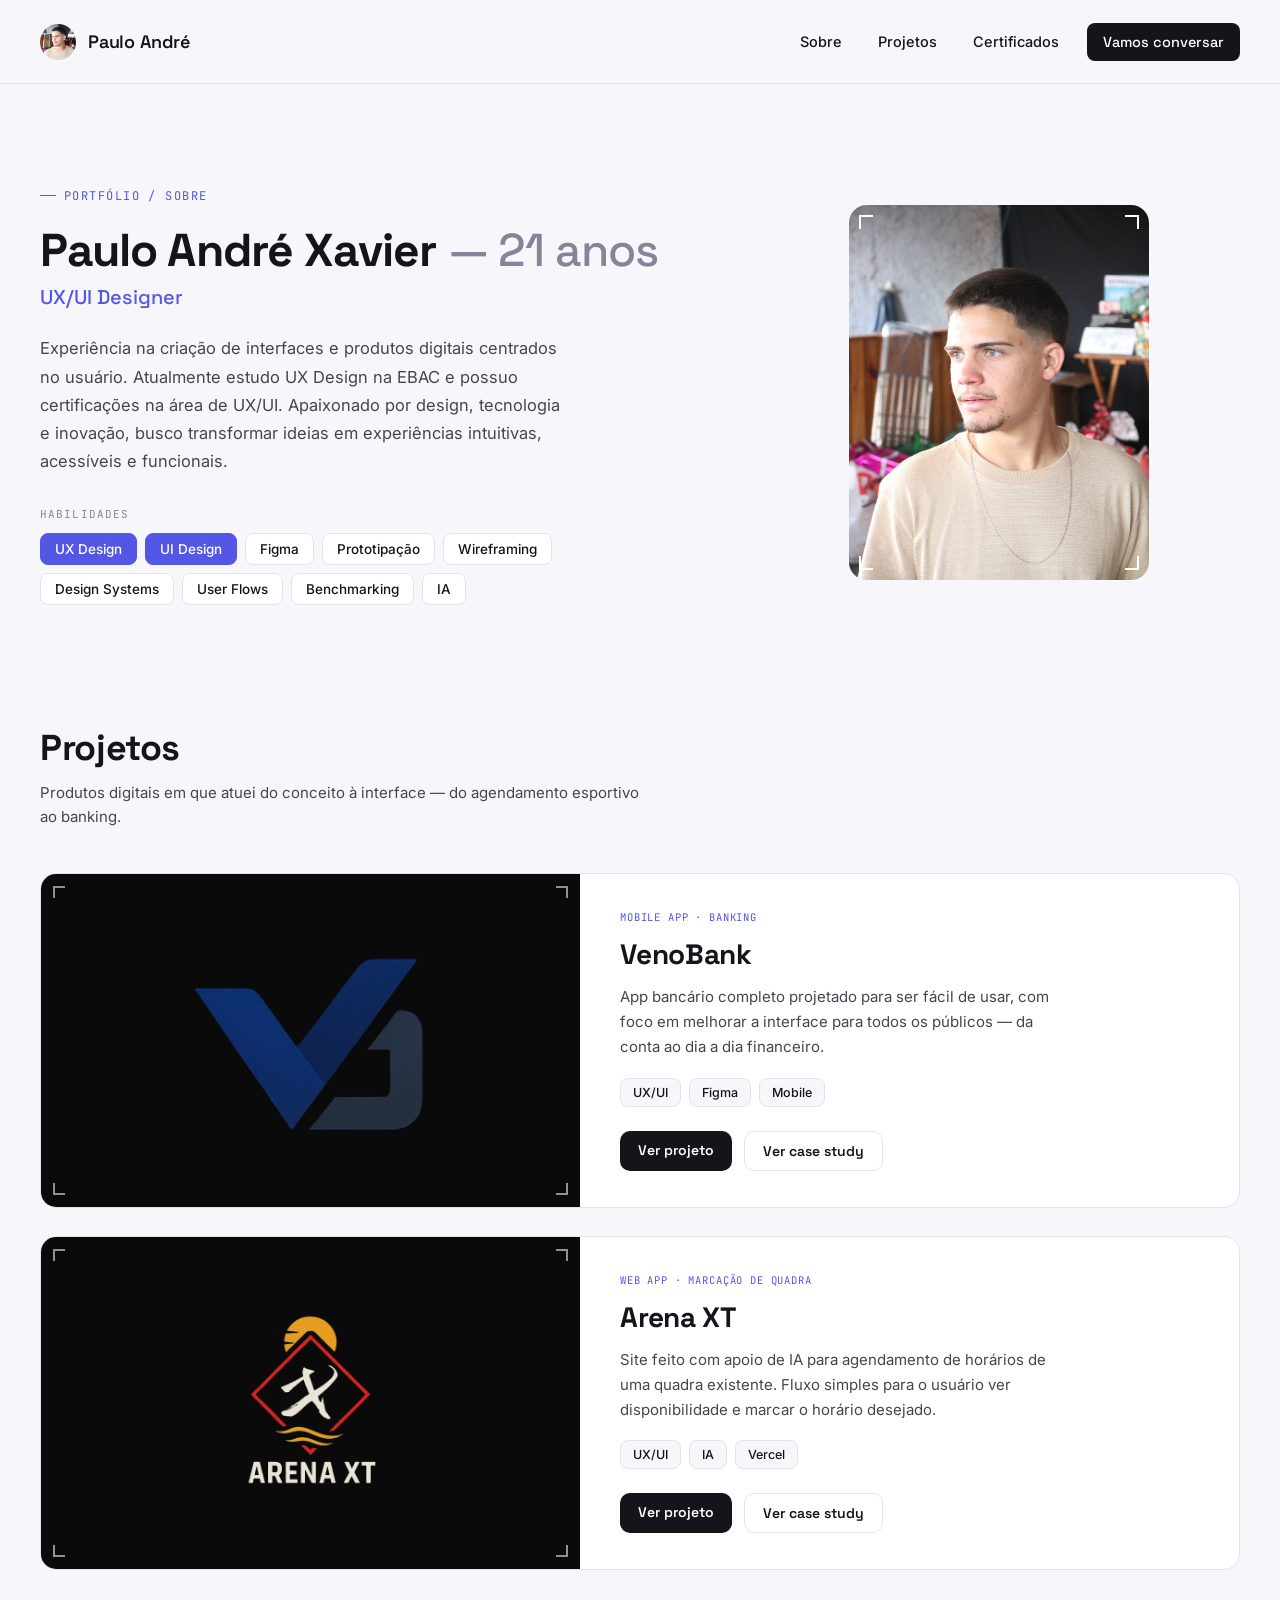
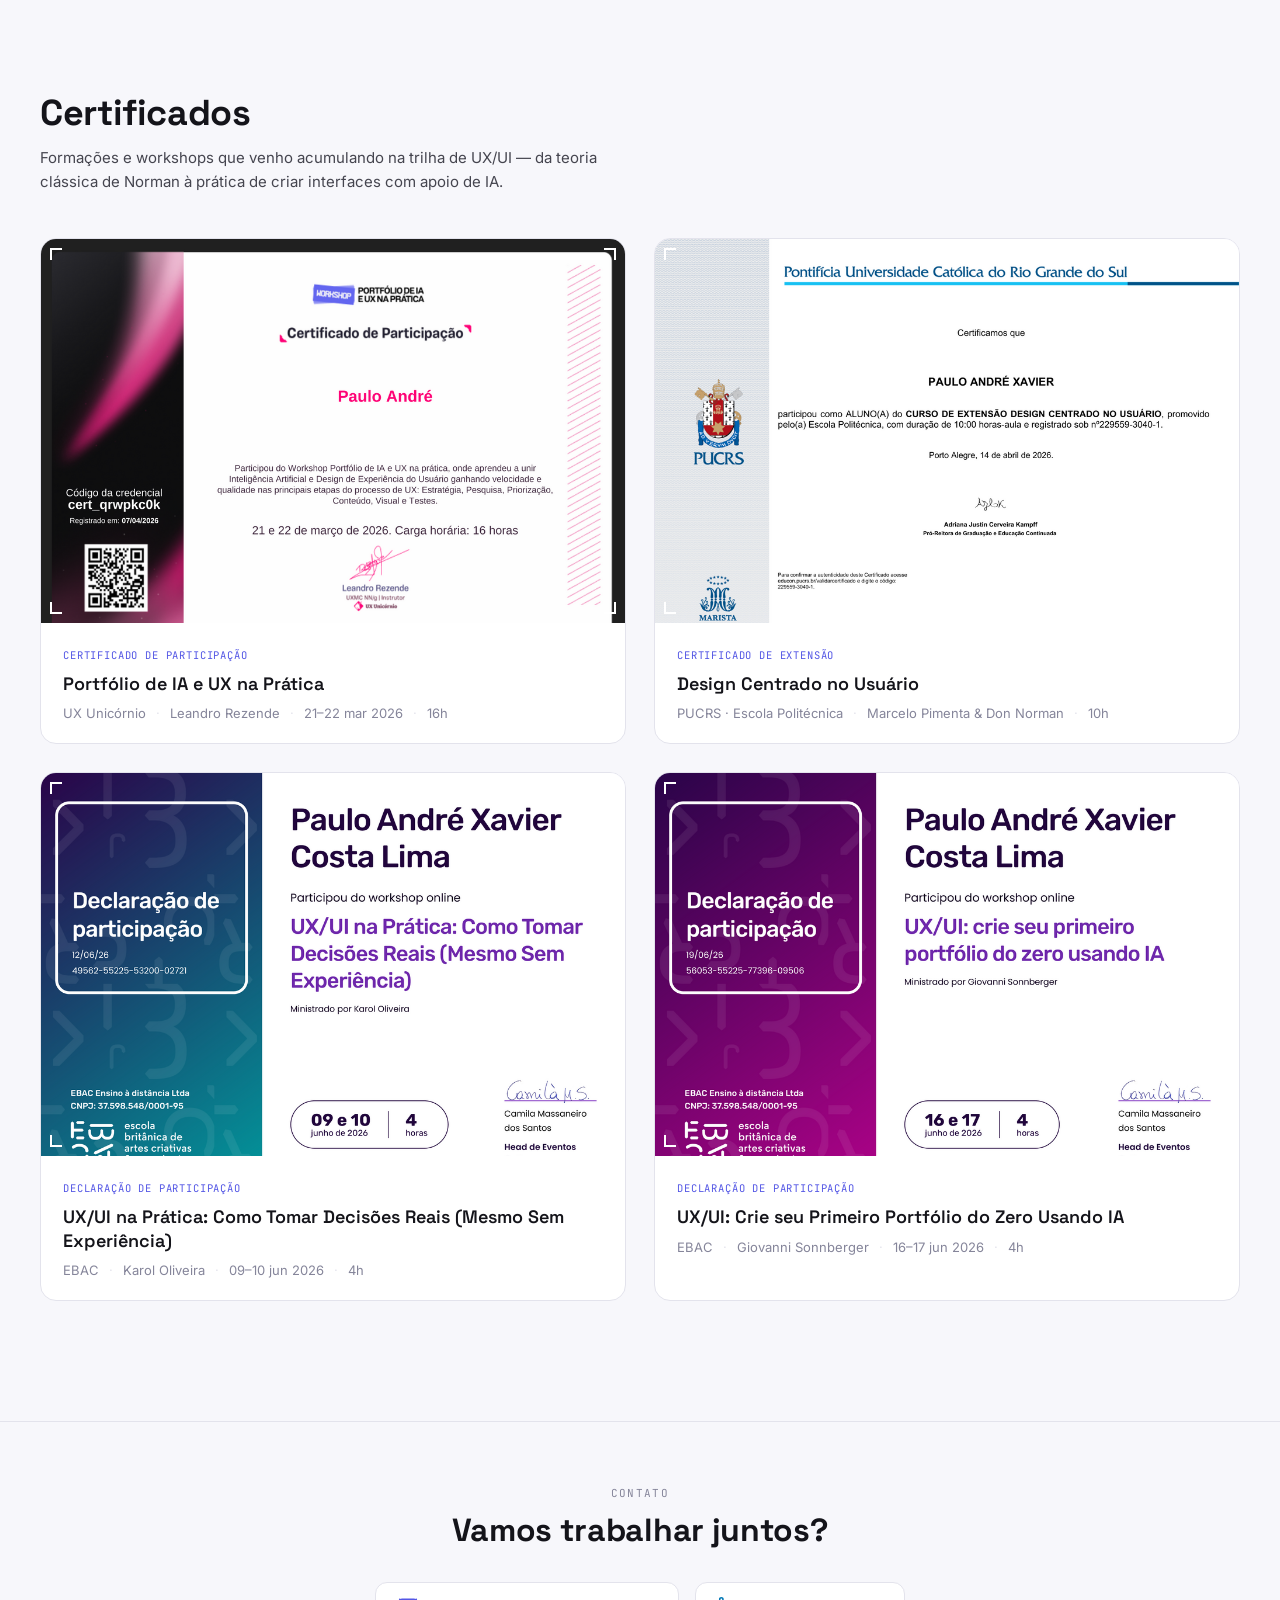
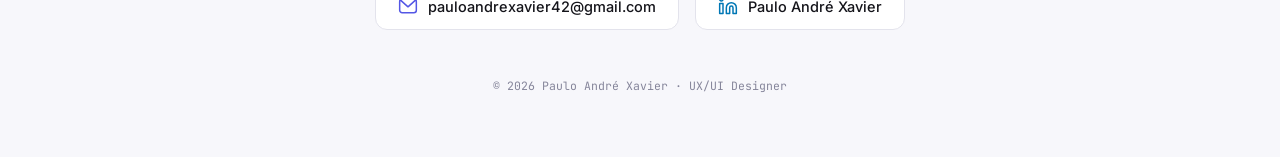
<file: index.html>
<!DOCTYPE html>
<html lang="pt-BR">
<head>
<meta charset="UTF-8">
<meta name="viewport" content="width=device-width, initial-scale=1.0">
<title>Paulo André — UX/UI Designer</title>
<link rel="preconnect" href="https://fonts.googleapis.com">
<link href="https://fonts.googleapis.com/css2?family=Space+Grotesk:wght@400;500;600;700&family=Inter:wght@400;500;600&family=JetBrains+Mono:wght@400;500&display=swap" rel="stylesheet">
<style>
  :root{
    --bg: #F7F7FB;
    --ink: #14141A;
    --indigo: #5457E5;
    --indigo-dim: #EDEDFC;
    --coral: #FF6B4A;
    --muted: #85859A;
    --line: #E3E3EC;
    --white: #FFFFFF;
    --header-h: 84px;
  }

  *{ margin:0; padding:0; box-sizing:border-box; }

  html{ scroll-behavior:smooth; }

  body{
    background: var(--bg);
    color: var(--ink);
    font-family: 'Inter', sans-serif;
  }

  a{ text-decoration:none; color:inherit; }

  /* ---------- HEADER ---------- */
  .site-header{
    position: sticky;
    top: 0;
    z-index: 100;
    width: 100%;
    height: var(--header-h);
    display:flex;
    align-items:center;
    background: rgba(247,247,251,0.7);
    backdrop-filter: blur(14px);
    -webkit-backdrop-filter: blur(14px);
    border-bottom: 1px solid var(--line);
    transition: box-shadow .3s ease, border-color .3s ease;
  }
  .site-header.scrolled{
    box-shadow: 0 8px 30px rgba(20,20,26,0.06);
  }

  .header-inner{
    width:100%;
    max-width: 1280px;
    margin: 0 auto;
    padding: 0 40px;
    display:flex;
    align-items:center;
    justify-content:space-between;
    gap: 24px;
  }

  /* ---- Logo (case-study style: avatar + name) ---- */
  .logo-link{
    display: flex;
    align-items: center;
    gap: 12px;
    flex-shrink: 0;
  }
  .logo-img{
    width: 36px;
    height: 36px;
    border-radius: 50%;
    object-fit: cover;
    display: block;
  }
  .logo-name{
    font-family:'Space Grotesk', sans-serif;
    font-size: 18px;
    font-weight: 600;
    letter-spacing: -0.01em;
  }

  /* corners still used in hero / cards */
  .frame-corner{
    position:absolute;
    width: 9px;
    height: 9px;
    border: 2px solid var(--indigo);
    opacity: 0;
    transform: scale(0.6);
    transition: opacity .25s ease, transform .25s ease;
  }
  .frame-corner.tl{ top:-1px; left:-1px; border-right:none; border-bottom:none; }
  .frame-corner.tr{ top:-1px; right:-1px; border-left:none; border-bottom:none; }
  .frame-corner.bl{ bottom:-1px; left:-1px; border-right:none; border-top:none; }
  .frame-corner.br{ bottom:-1px; right:-1px; border-left:none; border-top:none; }

  /* ---- Nav (right side, with CTA) ---- */
  .header-right{
    display: flex;
    align-items: center;
    gap: 8px;
  }
  .main-nav{
    display:flex;
    align-items:center;
    gap: 4px;
  }
  .main-nav a{
    position:relative;
    font-size: 14.5px;
    font-weight: 500;
    color: var(--ink);
    padding: 10px 16px;
    border-radius: 8px;
    transition: color .2s ease, background .2s ease;
  }
  .main-nav a:not(.cta-btn)::after{
    content:"";
    position:absolute;
    left: 16px;
    right: 16px;
    bottom: 6px;
    height: 2px;
    background: var(--indigo);
    transform: scaleX(0);
    transform-origin: left;
    transition: transform .25s ease;
  }
  .main-nav a:not(.cta-btn):hover{ color: var(--indigo); }
  .main-nav a:not(.cta-btn):hover::after{ transform: scaleX(1); }

  .status-pill{
    display:flex;
    align-items:center;
    gap: 8px;
    font-family:'JetBrains Mono', monospace;
    font-size: 11.5px;
    color: var(--muted);
    padding: 7px 12px;
    border: 1px solid var(--line);
    border-radius: 999px;
    white-space: nowrap;
  }
  .status-pill .dot{
    width: 7px;
    height: 7px;
    border-radius: 50%;
    background: #2FBF71;
    box-shadow: 0 0 0 0 rgba(47,191,113,0.5);
    animation: pulse 2s infinite;
  }
  @keyframes pulse{
    0%{ box-shadow: 0 0 0 0 rgba(47,191,113,0.45); }
    70%{ box-shadow: 0 0 0 6px rgba(47,191,113,0); }
    100%{ box-shadow: 0 0 0 0 rgba(47,191,113,0); }
  }

  .cta-btn{
    font-family:'Space Grotesk', sans-serif;
    font-weight: 600;
    font-size: 14.5px;
    color: var(--white);
    background: var(--ink);
    padding: 11px 20px;
    border-radius: 10px;
    white-space: nowrap;
    transition: background .2s ease, transform .2s ease;
  }
  .cta-btn:hover{
    background: var(--indigo);
    transform: translateY(-1px);
    color: var(--white);
  }
  .main-nav .cta-btn{
    margin-left: 8px;
    color: var(--white);
  }
  .main-nav .cta-btn:hover{
    color: var(--white);
  }
  .mobile-nav .cta-btn{
    margin-top: 24px;
    text-align: center;
    color: var(--white);
  }

  .menu-toggle{
    display:none;
    flex-direction:column;
    justify-content:center;
    gap: 5px;
    width: 40px;
    height: 40px;
    background:none;
    border:none;
    cursor:pointer;
  }
  .menu-toggle span{
    width: 100%;
    height: 2px;
    background: var(--ink);
    transition: transform .25s ease, opacity .25s ease;
  }
  .menu-toggle.open span:nth-child(1){ transform: translateY(7px) rotate(45deg); }
  .menu-toggle.open span:nth-child(2){ opacity:0; }
  .menu-toggle.open span:nth-child(3){ transform: translateY(-7px) rotate(-45deg); }

  /* ---- Mobile nav overlay ---- */
  .mobile-nav{
    position: fixed;
    inset: var(--header-h) 0 0 0;
    background: var(--bg);
    display:flex;
    flex-direction:column;
    padding: 32px 40px;
    gap: 4px;
    transform: translateY(-8px);
    opacity: 0;
    pointer-events: none;
    transition: opacity .25s ease, transform .25s ease;
    z-index: 90;
  }
  .mobile-nav.open{
    opacity: 1;
    transform: translateY(0);
    pointer-events: auto;
  }
  .mobile-nav a:not(.cta-btn){
    font-family:'Space Grotesk', sans-serif;
    font-size: 28px;
    font-weight: 600;
    padding: 16px 0;
    border-bottom: 1px solid var(--line);
  }

  @media (max-width: 900px){
    .main-nav{ display:none; }
    .menu-toggle{ display:flex; }
  }
  @media (max-width: 640px){
    .header-inner{ padding: 0 20px; }
    .logo-name{ font-size: 16px; }
  }

  /* ---------- HERO ---------- */
  .hero{
    max-width: 1280px;
    margin: 0 auto;
    padding: 96px 40px 120px;
  }
  .hero-inner{
    display:grid;
    grid-template-columns: 1.15fr 0.85fr;
    gap: 64px;
    align-items:center;
  }

  .eyebrow{
    display:inline-flex;
    align-items:center;
    gap: 8px;
    font-family:'JetBrains Mono', monospace;
    font-size: 12px;
    letter-spacing: 0.12em;
    text-transform: uppercase;
    color: var(--indigo);
    margin-bottom: 20px;
  }
  .eyebrow::before{
    content:"";
    width: 16px;
    height: 1px;
    background: var(--indigo);
  }

  .hero-content h1{
    font-family:'Space Grotesk', sans-serif;
    font-weight: 700;
    font-size: clamp(28px, 3.6vw, 48px);
    line-height: 1.15;
    letter-spacing: -0.02em;
    color: var(--ink);
    margin-bottom: 8px;
    white-space: nowrap;
  }
  .hero-content h1 .age{
    font-weight: 500;
    color: var(--muted);
    white-space: nowrap;
  }
  .hero-role{
    font-family:'Space Grotesk', sans-serif;
    font-size: clamp(16px, 1.6vw, 20px);
    color: var(--indigo);
    font-weight: 500;
    margin-bottom: 24px;
  }

  .hero-text{
    font-size: 16.5px;
    line-height: 1.7;
    color: #45454F;
    max-width: 52ch;
    margin-bottom: 32px;
  }

  .skills-block{
    margin-bottom: 0;
  }
  .skills-label{
    font-family:'JetBrains Mono', monospace;
    font-size: 11px;
    letter-spacing: 0.1em;
    text-transform: uppercase;
    color: var(--muted);
    display:block;
    margin-bottom: 12px;
  }
  .skills-tags{
    display:flex;
    flex-wrap: wrap;
    gap: 8px;
  }
  .skill-tag{
    font-family:'Inter', sans-serif;
    font-size: 13.5px;
    font-weight: 500;
    color: var(--ink);
    background: var(--white);
    border: 1px solid var(--line);
    padding: 7px 14px;
    border-radius: 8px;
    transition: border-color .2s ease, color .2s ease, transform .2s ease;
  }
  .skill-tag:hover{
    border-color: var(--indigo);
    color: var(--indigo);
    transform: translateY(-2px);
  }
  .skill-tag.accent{
    background: var(--indigo);
    color: var(--white);
    border-color: var(--indigo);
  }

  /* ---- Photo: framed like a selected image asset ---- */
  .hero-photo{
    position: relative;
    display:flex;
    justify-content:center;
  }
  .photo-frame{
    position: relative;
    width: 100%;
    max-width: 300px;
    aspect-ratio: 4 / 5;
    border-radius: 18px;
    overflow: hidden;
    background: var(--indigo-dim);
  }
  .photo-frame img{
    width: 100%;
    height: 100%;
    object-fit: cover;
    display:block;
    filter: saturate(1.03);
  }
  .photo-frame .frame-corner{
    opacity: 1;
    transform: scale(1);
    width: 14px;
    height: 14px;
    z-index: 2;
  }
  .photo-frame .frame-corner.tl{ top: 10px; left: 10px; }
  .photo-frame .frame-corner.tr{ top: 10px; right: 10px; }
  .photo-frame .frame-corner.bl{ bottom: 10px; left: 10px; }
  .photo-frame .frame-corner.br{ bottom: 10px; right: 10px; }
  .photo-frame .frame-corner{ border-color: var(--white); }

  .photo-tag{
    position:absolute;
    left: 10px;
    bottom: 10px;
    font-family:'JetBrains Mono', monospace;
    font-size: 10.5px;
    color: var(--white);
    background: rgba(20,20,26,0.55);
    backdrop-filter: blur(6px);
    padding: 5px 9px;
    border-radius: 6px;
    z-index: 3;
    letter-spacing: 0.02em;
  }
  .photo-status{
    position:absolute;
    top: 10px;
    right: 10px;
    display:flex;
    align-items:center;
    gap: 6px;
    font-family:'JetBrains Mono', monospace;
    font-size: 10px;
    color: var(--white);
    background: rgba(20,20,26,0.55);
    backdrop-filter: blur(6px);
    padding: 5px 9px;
    border-radius: 999px;
    z-index: 3;
  }
  .photo-status .dot{
    width: 6px; height:6px; border-radius:50%;
    background:#2FBF71;
  }

  @media (max-width: 900px){
    .hero-inner{
      grid-template-columns: 1fr;
      gap: 48px;
    }
    .hero-photo{ order: -1; }
    .photo-frame{ max-width: 220px; margin: 0 auto; }
  }
  @media (max-width: 640px){
    .hero{ padding: 56px 20px 80px; }
    .hero-content h1{
      white-space: normal;
      font-size: clamp(26px, 7vw, 34px);
    }
  }

  /* ---------- CERTIFICADOS ---------- */
  .certs{
    max-width: 1280px;
    margin: 0 auto;
    padding: 0 40px 120px;
  }
  .section-head{
    margin-bottom: 44px;
    max-width: 60ch;
  }
  .section-head h2{
    font-family:'Space Grotesk', sans-serif;
    font-weight: 700;
    font-size: clamp(26px, 3vw, 36px);
    letter-spacing: -0.01em;
    margin-bottom: 10px;
  }
  .section-head p{
    color: #45454F;
    font-size: 15px;
    line-height: 1.6;
  }

  .certs-grid{
    display:grid;
    grid-template-columns: repeat(2, 1fr);
    gap: 28px;
  }

  .cert-card{
    background: var(--white);
    border: 1px solid var(--line);
    border-radius: 16px;
    overflow: hidden;
    transition: border-color .2s ease, transform .2s ease, box-shadow .2s ease;
  }
  .cert-card:hover{
    border-color: var(--indigo);
    transform: translateY(-3px);
    box-shadow: 0 14px 34px rgba(20,20,26,0.07);
  }

  .cert-thumb{
    position: relative;
    background: var(--indigo-dim);
    aspect-ratio: 16 / 10.5;
    overflow: hidden;
  }
  .cert-thumb img{
    width: 100%;
    height: 100%;
    object-fit: cover;
    object-position: top;
    display:block;
    transition: transform .4s ease;
  }
  .cert-card:hover .cert-thumb img{
    transform: scale(1.035);
  }
  .cert-thumb .frame-corner{
    opacity: 1;
    transform: scale(1);
    width: 12px;
    height: 12px;
    border-color: var(--white);
    z-index: 2;
  }
  .cert-thumb .frame-corner.tl{ top: 9px; left: 9px; }
  .cert-thumb .frame-corner.tr{ top: 9px; right: 9px; }
  .cert-thumb .frame-corner.bl{ bottom: 9px; left: 9px; }
  .cert-thumb .frame-corner.br{ bottom: 9px; right: 9px; }

  .cert-filetag{
    position:absolute;
    left: 9px;
    bottom: 9px;
    font-family:'JetBrains Mono', monospace;
    font-size: 10px;
    color: var(--white);
    background: rgba(20,20,26,0.6);
    backdrop-filter: blur(6px);
    padding: 4px 8px;
    border-radius: 6px;
    z-index: 3;
  }

  .cert-body{
    padding: 20px 22px 22px;
  }
  .cert-tag{
    display:inline-block;
    font-family:'JetBrains Mono', monospace;
    font-size: 10.5px;
    letter-spacing: 0.08em;
    text-transform: uppercase;
    color: var(--indigo);
    margin-bottom: 10px;
  }
  .cert-body h3{
    font-family:'Space Grotesk', sans-serif;
    font-weight: 600;
    font-size: 18px;
    line-height: 1.3;
    margin-bottom: 10px;
  }
  .cert-meta{
    display:flex;
    flex-wrap: wrap;
    gap: 6px 10px;
    font-size: 13px;
    color: var(--muted);
  }
  .cert-meta span::after{
    content: "·";
    margin-left: 10px;
    color: var(--line);
  }
  .cert-meta span:last-child::after{
    content: "";
    margin: 0;
  }

  @media (max-width: 780px){
    .certs-grid{ grid-template-columns: 1fr; }
  }
  @media (max-width: 640px){
    .certs{ padding: 0 20px 80px; }
  }

  /* ---------- PROJETOS ---------- */
  .projects{
    max-width: 1280px;
    margin: 0 auto;
    padding: 0 40px 120px;
  }

  .projects-list{
    display: flex;
    flex-direction: column;
    gap: 28px;
  }

  .project-card{
    display: grid;
    grid-template-columns: 0.9fr 1.1fr;
    background: var(--white);
    border: 1px solid var(--line);
    border-radius: 16px;
    overflow: hidden;
    transition: border-color .2s ease, transform .2s ease, box-shadow .2s ease;
  }
  .project-card:hover{
    border-color: var(--indigo);
    transform: translateY(-3px);
    box-shadow: 0 14px 34px rgba(20,20,26,0.07);
  }

  .project-visual{
    position: relative;
    background: #0A0A0A;
    min-height: 300px;
    height: 100%;
    padding: 0;
    overflow: hidden;
  }
  .project-visual .frame-corner{
    opacity: 1;
    transform: scale(1);
    width: 12px;
    height: 12px;
    border-color: rgba(255,255,255,0.55);
    z-index: 2;
  }
  .project-visual .frame-corner.tl{ top: 12px; left: 12px; }
  .project-visual .frame-corner.tr{ top: 12px; right: 12px; }
  .project-visual .frame-corner.bl{ bottom: 12px; left: 12px; }
  .project-visual .frame-corner.br{ bottom: 12px; right: 12px; }

  .project-logo{
    position: absolute;
    inset: 48px;
    width: calc(100% - 96px);
    height: calc(100% - 96px);
    object-fit: contain;
    object-position: center;
    display: block;
  }

  .project-body{
    padding: 36px 40px;
    display: flex;
    flex-direction: column;
    justify-content: center;
    gap: 14px;
  }
  .project-tag{
    display: inline-block;
    font-family: 'JetBrains Mono', monospace;
    font-size: 10.5px;
    letter-spacing: 0.08em;
    text-transform: uppercase;
    color: var(--indigo);
  }
  .project-body h3{
    font-family: 'Space Grotesk', sans-serif;
    font-weight: 700;
    font-size: clamp(22px, 2.5vw, 28px);
    letter-spacing: -0.01em;
    line-height: 1.2;
  }
  .project-desc{
    font-size: 15px;
    line-height: 1.65;
    color: #45454F;
    max-width: 48ch;
  }
  .project-techs{
    display: flex;
    flex-wrap: wrap;
    gap: 8px;
    margin-top: 4px;
  }
  .project-tech{
    font-size: 12.5px;
    font-weight: 500;
    color: var(--ink);
    background: var(--bg);
    border: 1px solid var(--line);
    padding: 6px 12px;
    border-radius: 8px;
  }
  .project-actions{
    display: flex;
    flex-wrap: wrap;
    gap: 12px;
    margin-top: 10px;
  }
  .project-actions .cta-btn{
    font-size: 14px;
    padding: 10px 18px;
  }
  .cta-btn--disabled{
    opacity: 0.45;
    cursor: not-allowed;
    pointer-events: none;
    background: var(--muted);
  }
  .cta-btn--disabled:hover{
    background: var(--muted);
    transform: none;
  }
  .project-link-secondary{
    font-family: 'Space Grotesk', sans-serif;
    font-weight: 600;
    font-size: 14px;
    color: var(--ink);
    padding: 10px 18px;
    border: 1px solid var(--line);
    border-radius: 10px;
    background: var(--white);
    transition: border-color .2s ease, color .2s ease, transform .2s ease;
  }
  .project-link-secondary:hover{
    border-color: var(--indigo);
    color: var(--indigo);
    transform: translateY(-1px);
  }

  @media (max-width: 900px){
    .project-card{
      grid-template-columns: 1fr;
    }
    .project-visual{
      min-height: 240px;
      height: 240px;
    }
    .project-body{
      padding: 28px 24px 32px;
    }
  }
  @media (max-width: 640px){
    .projects{ padding: 0 20px 80px; }
  }
</style>
</head>
<body>

<header class="site-header" id="siteHeader">
  <div class="header-inner">
    <a href="#sobre" class="logo-link">
      <img src="assets/paulo-andre.png" alt="Paulo André" class="logo-img">
      <span class="logo-name">Paulo André</span>
    </a>

    <div class="header-right">
      <nav class="main-nav">
        <a href="#sobre">Sobre</a>
        <a href="#projetos">Projetos</a>
        <a href="#certificados">Certificados</a>
        <a href="#contato" class="cta-btn">Vamos conversar</a>
      </nav>
      <button class="menu-toggle" id="menuToggle" aria-label="Abrir menu" aria-expanded="false">
        <span></span><span></span><span></span>
      </button>
    </div>
  </div>
</header>

<nav class="mobile-nav" id="mobileNav">
  <a href="#sobre">Sobre</a>
  <a href="#projetos">Projetos</a>
  <a href="#certificados">Certificados</a>
  <a href="#contato" class="cta-btn">Vamos conversar</a>
</nav>

<section class="hero" id="sobre">
  <div class="hero-inner">
    <div class="hero-content">
      <span class="eyebrow">Portfólio / Sobre</span>
      <h1>Paulo André Xavier <span class="age">— 21 anos</span></h1>
      <p class="hero-role">UX/UI Designer</p>
      <p class="hero-text">
        Experiência na criação de interfaces e produtos digitais centrados no usuário.
        Atualmente estudo UX Design na EBAC e possuo certificações na área de UX/UI.
        Apaixonado por design, tecnologia e inovação, busco transformar ideias em
        experiências intuitivas, acessíveis e funcionais.
      </p>

      <div class="skills-block">
        <span class="skills-label">Habilidades</span>
        <div class="skills-tags">
          <span class="skill-tag accent">UX Design</span>
          <span class="skill-tag accent">UI Design</span>
          <span class="skill-tag">Figma</span>
          <span class="skill-tag">Prototipação</span>
          <span class="skill-tag">Wireframing</span>
          <span class="skill-tag">Design Systems</span>
          <span class="skill-tag">User Flows</span>
          <span class="skill-tag">Benchmarking</span>
          <span class="skill-tag">IA</span>
        </div>
      </div>
    </div>

    <div class="hero-photo">
      <div class="photo-frame">
        <span class="frame-corner tl"></span>
        <span class="frame-corner tr"></span>
        <span class="frame-corner bl"></span>
        <span class="frame-corner br"></span>
        <img src="assets/paulo-andre.png" alt="Foto de Paulo André Xavier">

      </div>
    </div>
  </div>
</section>

<section class="projects" id="projetos">
  <div class="section-head">
    <h2>Projetos</h2>
    <p>Produtos digitais em que atuei do conceito &agrave; interface &mdash; do agendamento esportivo ao banking.</p>
  </div>

  <div class="projects-list">
    <article class="project-card">
      <div class="project-visual">
        <span class="frame-corner tl"></span>
        <span class="frame-corner tr"></span>
        <span class="frame-corner bl"></span>
        <span class="frame-corner br"></span>
        <img src="assets/venobank-logo.png" alt="Logo VenoBank" class="project-logo">
      </div>
      <div class="project-body">
        <span class="project-tag">Mobile App &middot; Banking</span>
        <h3>VenoBank</h3>
        <p class="project-desc">
          App banc&aacute;rio completo projetado para ser f&aacute;cil de usar, com foco em melhorar a interface
          para todos os p&uacute;blicos &mdash; da conta ao dia a dia financeiro.
        </p>
        <div class="project-techs">
          <span class="project-tech">UX/UI</span>
          <span class="project-tech">Figma</span>
          <span class="project-tech">Mobile</span>
        </div>
        <div class="project-actions">
          <a href="https://responsive-landing-page-nine-kohl.vercel.app/" target="_blank" rel="noopener noreferrer" class="cta-btn">Ver projeto</a>
          <a href="projects/venobank.html" class="project-link-secondary">Ver case study</a>
        </div>
      </div>
    </article>

    <article class="project-card">
      <div class="project-visual">
        <span class="frame-corner tl"></span>
        <span class="frame-corner tr"></span>
        <span class="frame-corner bl"></span>
        <span class="frame-corner br"></span>
        <img src="assets/arena-xt-logo.png" alt="Logo Arena XT" class="project-logo">
      </div>
      <div class="project-body">
        <span class="project-tag">Web App &middot; Marca&ccedil;&atilde;o de Quadra</span>
        <h3>Arena XT</h3>
        <p class="project-desc">
          Site feito com apoio de IA para agendamento de hor&aacute;rios de uma quadra existente.
          Fluxo simples para o usu&aacute;rio ver disponibilidade e marcar o hor&aacute;rio desejado.
        </p>
        <div class="project-techs">
          <span class="project-tech">UX/UI</span>
          <span class="project-tech">IA</span>
          <span class="project-tech">Vercel</span>
        </div>
        <div class="project-actions">
          <a href="https://futev-lei.vercel.app/" target="_blank" rel="noopener noreferrer" class="cta-btn">Ver projeto</a>
          <a href="projects/arena-xt.html" class="project-link-secondary">Ver case study</a>
        </div>
      </div>
    </article>
  </div>
</section>

<section class="certs" id="certificados">
  <div class="section-head">
    <h2>Certificados</h2>
    <p>Formações e workshops que venho acumulando na trilha de UX/UI — da teoria clássica de Norman à prática de criar interfaces com apoio de IA.</p>
  </div>

  <div class="certs-grid">
    <article class="cert-card">
      <div class="cert-thumb">
        <span class="frame-corner tl"></span>
        <span class="frame-corner tr"></span>
        <span class="frame-corner bl"></span>
        <span class="frame-corner br"></span>
        <img src="assets/certs/cert-uxui-portfolio-ia.png" alt="Certificado do Workshop Portfólio de IA e UX na Prática">

      </div>
      <div class="cert-body">
        <span class="cert-tag">Certificado de Participação</span>
        <h3>Portfólio de IA e UX na Prática</h3>
        <div class="cert-meta">
          <span>UX Unicórnio</span>
          <span>Leandro Rezende</span>
          <span>21–22 mar 2026</span>
          <span>16h</span>
        </div>
      </div>
    </article>

    <article class="cert-card">
      <div class="cert-thumb">
        <span class="frame-corner tl"></span>
        <span class="frame-corner tr"></span>
        <span class="frame-corner bl"></span>
        <span class="frame-corner br"></span>
        <img src="assets/certs/cert-design-centrado.png" alt="Certificado do curso Design Centrado no Usuário">

      </div>
      <div class="cert-body">
        <span class="cert-tag">Certificado de Extensão</span>
        <h3>Design Centrado no Usuário</h3>
        <div class="cert-meta">
          <span>PUCRS · Escola Politécnica</span>
          <span>Marcelo Pimenta &amp; Don Norman</span>
          <span>10h</span>
        </div>
      </div>
    </article>

    <article class="cert-card">
      <div class="cert-thumb">
        <span class="frame-corner tl"></span>
        <span class="frame-corner tr"></span>
        <span class="frame-corner bl"></span>
        <span class="frame-corner br"></span>
        <img src="assets/certs/cert-uxui-decisoes.png" alt="Certificado do workshop UX/UI na Prática: Como Tomar Decisões Reais">

      </div>
      <div class="cert-body">
        <span class="cert-tag">Declaração de Participação</span>
        <h3>UX/UI na Prática: Como Tomar Decisões Reais (Mesmo Sem Experiência)</h3>
        <div class="cert-meta">
          <span>EBAC</span>
          <span>Karol Oliveira</span>
          <span>09–10 jun 2026</span>
          <span>4h</span>
        </div>
      </div>
    </article>

    <article class="cert-card">
      <div class="cert-thumb">
        <span class="frame-corner tl"></span>
        <span class="frame-corner tr"></span>
        <span class="frame-corner bl"></span>
        <span class="frame-corner br"></span>
        <img src="assets/certs/cert-ia-ux.png" alt="Certificado do workshop UX/UI: Crie seu Primeiro Portfólio do Zero Usando IA">

      </div>
      <div class="cert-body">
        <span class="cert-tag">Declaração de Participação</span>
        <h3>UX/UI: Crie seu Primeiro Portfólio do Zero Usando IA</h3>
        <div class="cert-meta">
          <span>EBAC</span>
          <span>Giovanni Sonnberger</span>
          <span>16–17 jun 2026</span>
          <span>4h</span>
        </div>
      </div>
    </article>
  </div>
</section>

<script>
  const header = document.getElementById('siteHeader');
  const toggle = document.getElementById('menuToggle');
  const mobileNav = document.getElementById('mobileNav');

  window.addEventListener('scroll', () => {
    header.classList.toggle('scrolled', window.scrollY > 8);
  });

  toggle.addEventListener('click', () => {
    const isOpen = toggle.classList.toggle('open');
    mobileNav.classList.toggle('open', isOpen);
    toggle.setAttribute('aria-expanded', isOpen);
    document.body.style.overflow = isOpen ? 'hidden' : '';
  });

  mobileNav.querySelectorAll('a').forEach(link => {
    link.addEventListener('click', () => {
      toggle.classList.remove('open');
      mobileNav.classList.remove('open');
      document.body.style.overflow = '';
    });
  });
</script>


<footer id="contato" style="
  border-top: 1px solid var(--line);
  padding: 64px 40px;
  margin-top: 0;
">
  <div style="
    max-width: 1280px;
    margin: 0 auto;
    display: flex;
    flex-direction: column;
    align-items: center;
    gap: 32px;
    text-align: center;
  ">

    <div>
      <span style="
        font-family: 'JetBrains Mono', monospace;
        font-size: 11px;
        letter-spacing: 0.12em;
        text-transform: uppercase;
        color: var(--muted);
        display: block;
        margin-bottom: 10px;
      ">Contato</span>
      <p style="
        font-family: 'Space Grotesk', sans-serif;
        font-size: clamp(22px, 3vw, 32px);
        font-weight: 700;
        letter-spacing: -0.01em;
        color: var(--ink);
      ">Vamos trabalhar juntos?</p>
    </div>

    <div style="display: flex; align-items: center; gap: 16px; flex-wrap: wrap; justify-content: center;">

      <!-- Email -->
      <a href="mailto:pauloandrexavier42@gmail.com" title="Enviar e-mail" style="
        display: flex;
        align-items: center;
        gap: 10px;
        padding: 13px 22px;
        border: 1px solid var(--line);
        border-radius: 12px;
        background: var(--white);
        color: var(--ink);
        font-family: 'Inter', sans-serif;
        font-size: 14.5px;
        font-weight: 500;
        text-decoration: none;
        transition: border-color .2s ease, box-shadow .2s ease, transform .2s ease;
      " onmouseover="this.style.borderColor='var(--indigo)';this.style.boxShadow='0 8px 24px rgba(84,87,229,0.12)';this.style.transform='translateY(-2px)'"
         onmouseout="this.style.borderColor='var(--line)';this.style.boxShadow='none';this.style.transform='translateY(0)'">
        <svg width="20" height="20" viewBox="0 0 24 24" fill="none" stroke="var(--indigo)" stroke-width="1.8" stroke-linecap="round" stroke-linejoin="round">
          <rect x="2" y="4" width="20" height="16" rx="3"/>
          <polyline points="2,4 12,13 22,4"/>
        </svg>
        pauloandrexavier42@gmail.com
      </a>

      <!-- LinkedIn -->
      <a href="https://www.linkedin.com/in/paulo-andré-xavier-6ba867280/" target="_blank" rel="noopener noreferrer" title="LinkedIn" style="
        display: flex;
        align-items: center;
        gap: 10px;
        padding: 13px 22px;
        border: 1px solid var(--line);
        border-radius: 12px;
        background: var(--white);
        color: var(--ink);
        font-family: 'Inter', sans-serif;
        font-size: 14.5px;
        font-weight: 500;
        text-decoration: none;
        transition: border-color .2s ease, box-shadow .2s ease, transform .2s ease;
      " onmouseover="this.style.borderColor='#0077B5';this.style.boxShadow='0 8px 24px rgba(0,119,181,0.12)';this.style.transform='translateY(-2px)'"
         onmouseout="this.style.borderColor='var(--line)';this.style.boxShadow='none';this.style.transform='translateY(0)'">
        <svg width="20" height="20" viewBox="0 0 24 24" fill="none" stroke="#0077B5" stroke-width="1.8" stroke-linecap="round" stroke-linejoin="round">
          <path d="M16 8a6 6 0 0 1 6 6v7h-4v-7a2 2 0 0 0-2-2 2 2 0 0 0-2 2v7h-4v-7a6 6 0 0 1 6-6z"></path>
          <rect x="2" y="9" width="4" height="12"></rect>
          <circle cx="4" cy="4" r="2"></circle>
        </svg>
        Paulo André Xavier
      </a>

    </div>

    <p style="
      font-family: 'JetBrains Mono', monospace;
      font-size: 11.5px;
      color: var(--muted);
      margin-top: 16px;
    ">© 2026 Paulo André Xavier · UX/UI Designer</p>

  </div>
</footer>


</html>
</file>
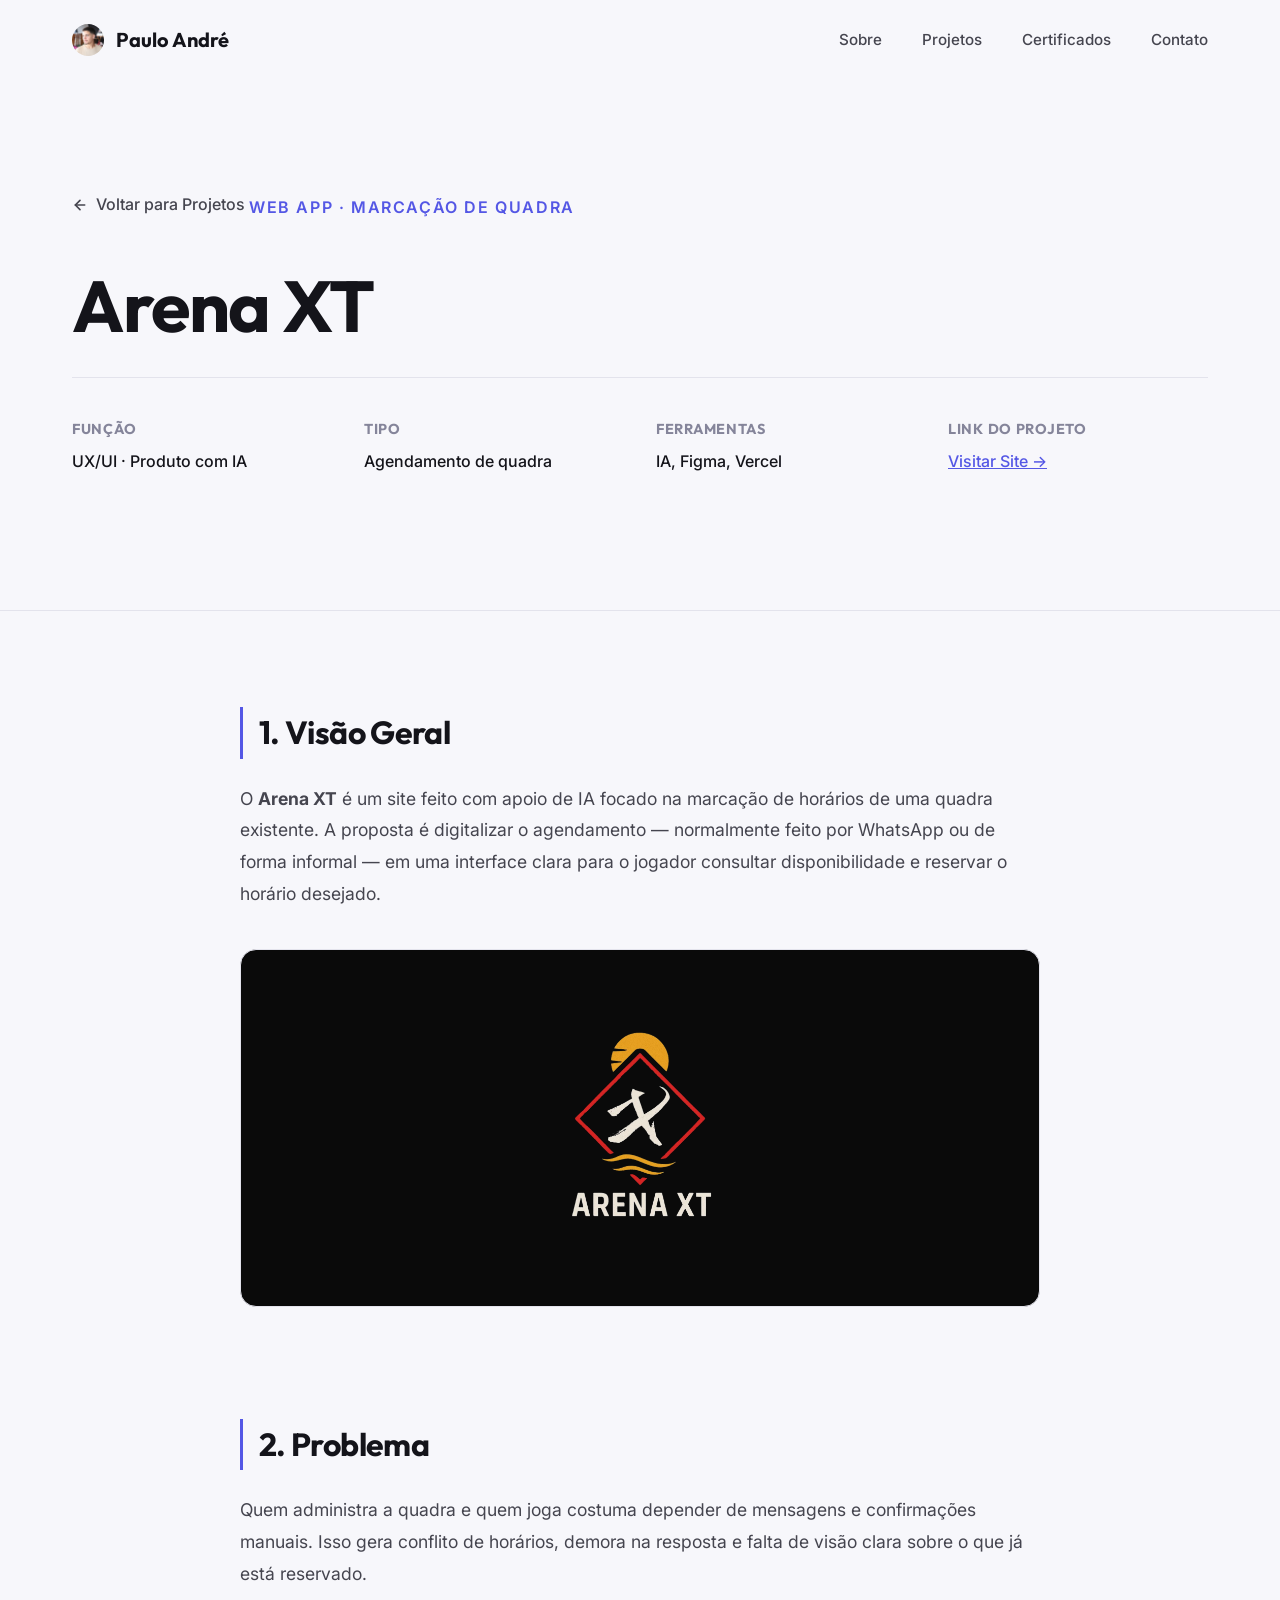
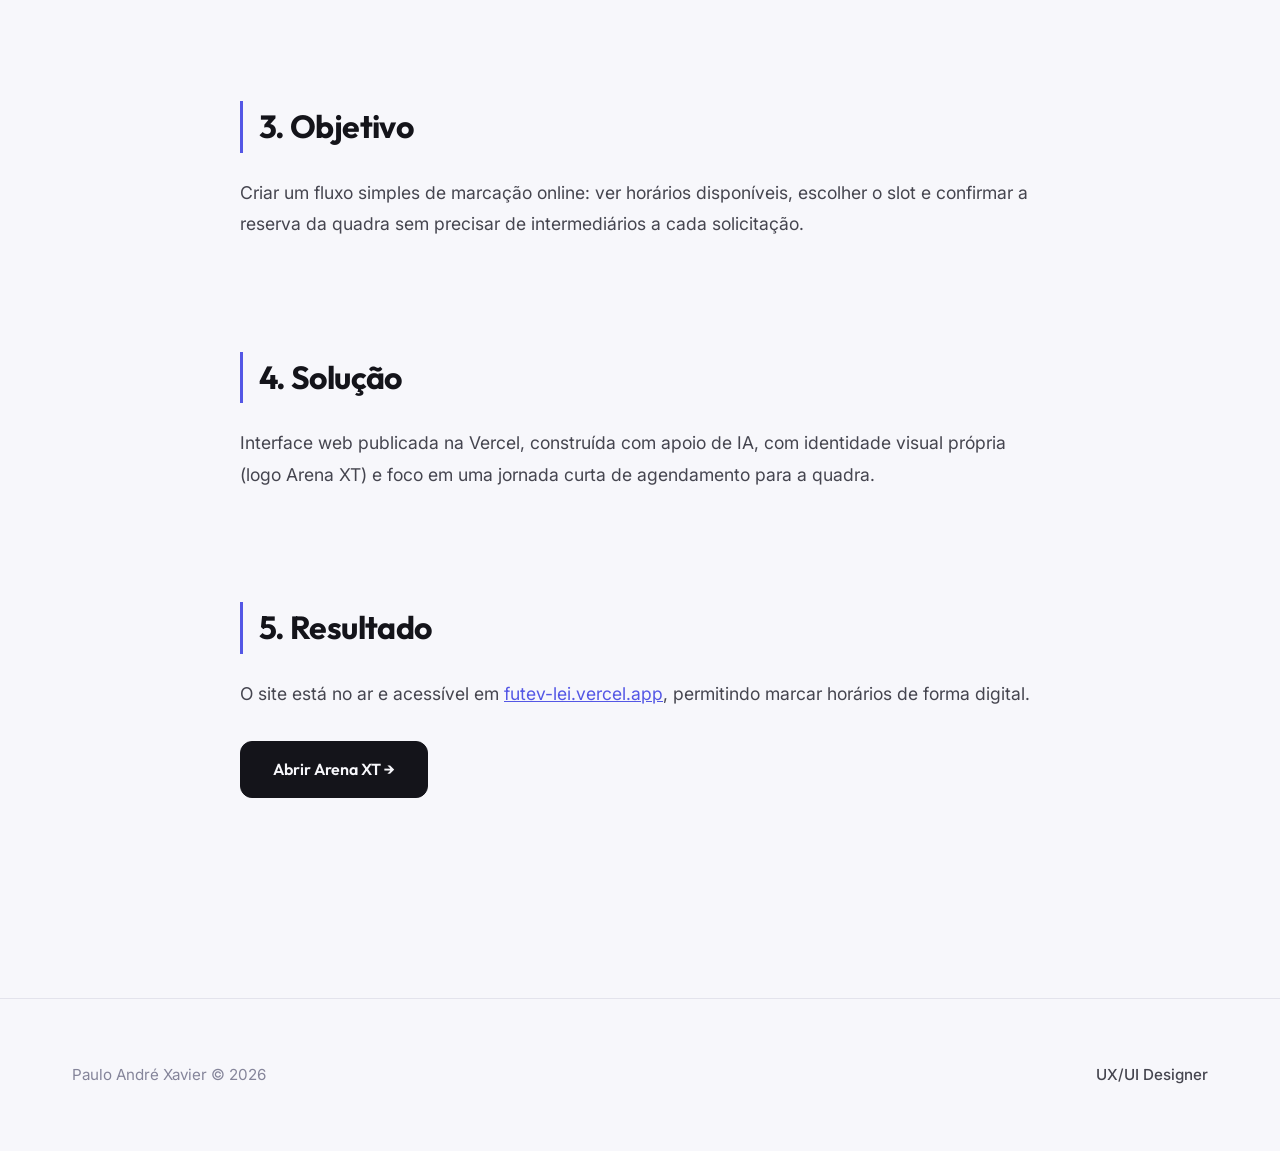
<file: projects/arena-xt.html>
<!DOCTYPE html>
<html lang="pt-BR">
<head>
    <meta charset="UTF-8">
    <meta name="viewport" content="width=device-width, initial-scale=1.0">
    <meta name="description" content="Case Study: Arena XT - Site de marca&ccedil;&atilde;o de hor&aacute;rios de quadra por Paulo Andr&eacute; Xavier.">
    <title>Arena XT | Case Study | Paulo Andr&eacute;</title>
    
    <link rel="stylesheet" href="../style.css">
</head>
<body>

    <header class="header scrolled" id="header">
        <div class="container header-container">
            <a href="../index.html" class="logo-link">
                <img src="../assets/paulo-andre.png" alt="Paulo Andr&eacute;" class="logo-img">
                <span>Paulo Andr&eacute;</span>
            </a>
            <nav class="nav">
                <ul class="nav-list">
                    <li><a href="../index.html#sobre" class="nav-link">Sobre</a></li>
                    <li><a href="../index.html#projetos" class="nav-link">Projetos</a></li>
                    <li><a href="../index.html#certificados" class="nav-link">Certificados</a></li>
                    <li><a href="../index.html#contato" class="nav-link">Contato</a></li>
                </ul>
            </nav>
        </div>
    </header>

    <main>
        
        <section class="case-hero">
            <div class="container">
                <a href="../index.html#projetos" class="back-link">
                    <svg width="16" height="16" viewBox="0 0 24 24" fill="none" stroke="currentColor" stroke-width="2.5" stroke-linecap="round" stroke-linejoin="round"><line x1="19" y1="12" x2="5" y2="12"></line><polyline points="12 19 5 12 12 5"></polyline></svg>
                    Voltar para Projetos
                </a>
                
                <span class="case-category">Web App &middot; Marca&ccedil;&atilde;o de Quadra</span>
                <h1 class="case-title">Arena XT</h1>
                
                <div class="case-meta">
                    <div class="meta-item">
                        <h4>Fun&ccedil;&atilde;o</h4>
                        <p>UX/UI &middot; Produto com IA</p>
                    </div>
                    <div class="meta-item">
                        <h4>Tipo</h4>
                        <p>Agendamento de quadra</p>
                    </div>
                    <div class="meta-item">
                        <h4>Ferramentas</h4>
                        <p>IA, Figma, Vercel</p>
                    </div>
                    <div class="meta-item">
                        <h4>Link do Projeto</h4>
                        <p><a href="https://futev-lei.vercel.app/" target="_blank" rel="noopener noreferrer" style="text-decoration: underline; color: var(--accent-color);">Visitar Site &rarr;</a></p>
                    </div>
                </div>
            </div>
        </section>

        <section class="case-body" style="padding-top: 0;">
            <div class="container">
                <div class="case-content-wrapper">
                    
                    <div class="case-section">
                        <h2 class="case-section-title">1. Vis&atilde;o Geral</h2>
                        <p class="case-text">
                            O <strong>Arena XT</strong> &eacute; um site feito com apoio de IA focado na marca&ccedil;&atilde;o de hor&aacute;rios de uma quadra existente.
                            A proposta &eacute; digitalizar o agendamento &mdash; normalmente feito por WhatsApp ou de forma informal &mdash;
                            em uma interface clara para o jogador consultar disponibilidade e reservar o hor&aacute;rio desejado.
                        </p>
                        <div style="margin-top: 2.5rem; background: #0A0A0A; border: 1px solid var(--border-color); border-radius: 16px; padding: 3rem; display: flex; justify-content: center; align-items: center;">
                            <img src="../assets/arena-xt-logo.png" alt="Logo Arena XT" style="max-width: 260px; width: 100%; height: auto;">
                        </div>
                    </div>

                    <div class="case-section">
                        <h2 class="case-section-title">2. Problema</h2>
                        <p class="case-text">
                            Quem administra a quadra e quem joga costuma depender de mensagens e confirma&ccedil;&otilde;es manuais.
                            Isso gera conflito de hor&aacute;rios, demora na resposta e falta de vis&atilde;o clara sobre o que j&aacute; est&aacute; reservado.
                        </p>
                    </div>

                    <div class="case-section">
                        <h2 class="case-section-title">3. Objetivo</h2>
                        <p class="case-text">
                            Criar um fluxo simples de marca&ccedil;&atilde;o online: ver hor&aacute;rios dispon&iacute;veis, escolher o slot e confirmar
                            a reserva da quadra sem precisar de intermedi&aacute;rios a cada solicita&ccedil;&atilde;o.
                        </p>
                    </div>

                    <div class="case-section">
                        <h2 class="case-section-title">4. Solu&ccedil;&atilde;o</h2>
                        <p class="case-text">
                            Interface web publicada na Vercel, constru&iacute;da com apoio de IA, com identidade visual pr&oacute;pria
                            (logo Arena XT) e foco em uma jornada curta de agendamento para a quadra.
                        </p>
                    </div>

                    <div class="case-section">
                        <h2 class="case-section-title">5. Resultado</h2>
                        <p class="case-text">
                            O site est&aacute; no ar e acess&iacute;vel em
                            <a href="https://futev-lei.vercel.app/" target="_blank" rel="noopener noreferrer" style="color: var(--accent-color); text-decoration: underline;">futev-lei.vercel.app</a>,
                            permitindo marcar hor&aacute;rios de forma digital.
                        </p>
                        <div style="margin-top: 2rem;">
                            <a href="https://futev-lei.vercel.app/" target="_blank" rel="noopener noreferrer" class="btn btn-primary">Abrir Arena XT &rarr;</a>
                        </div>
                    </div>

                </div>
            </div>
        </section>

    </main>

    <footer class="footer">
        <div class="container footer-container">
            <div class="footer-text">
                Paulo Andr&eacute; Xavier &copy; 2026
            </div>
            <div class="footer-designer">
                UX/UI Designer
            </div>
        </div>
    </footer>

    <script src="../main.js"></script>
</body>
</html>
</file>
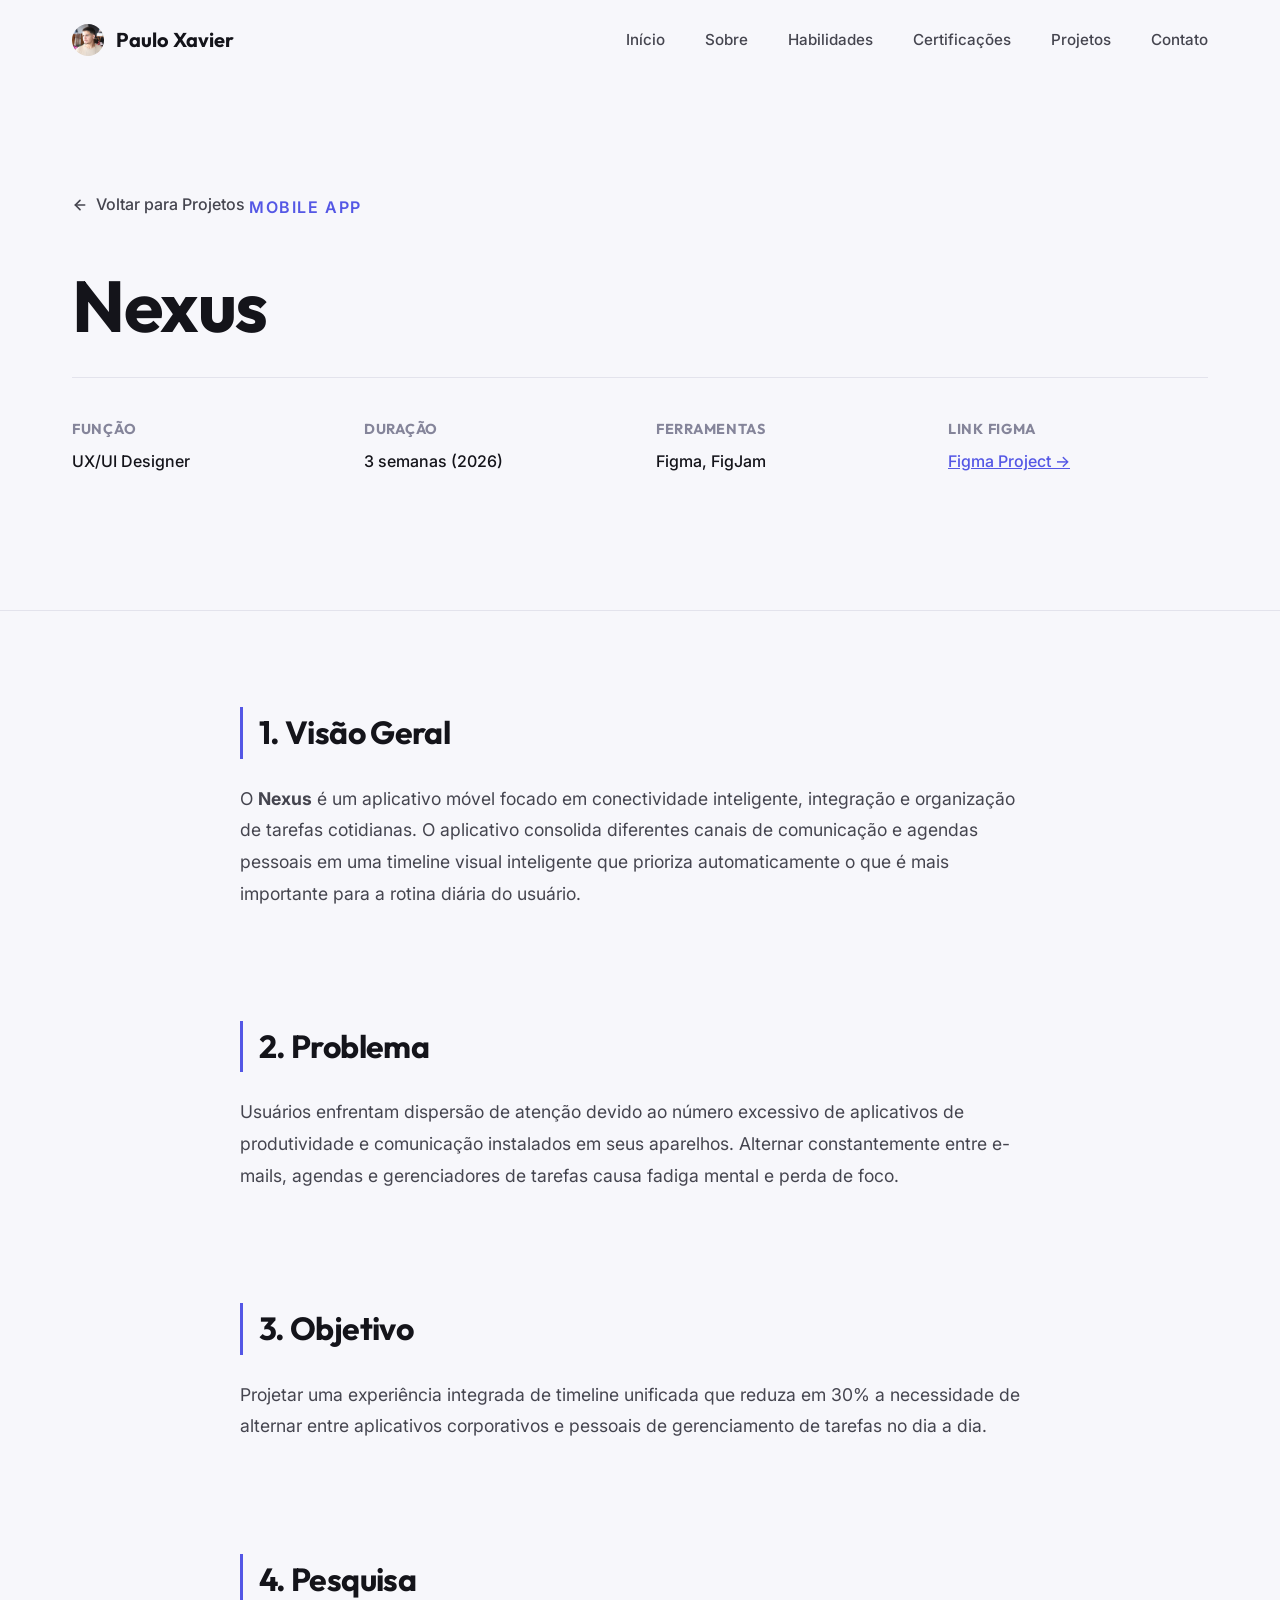
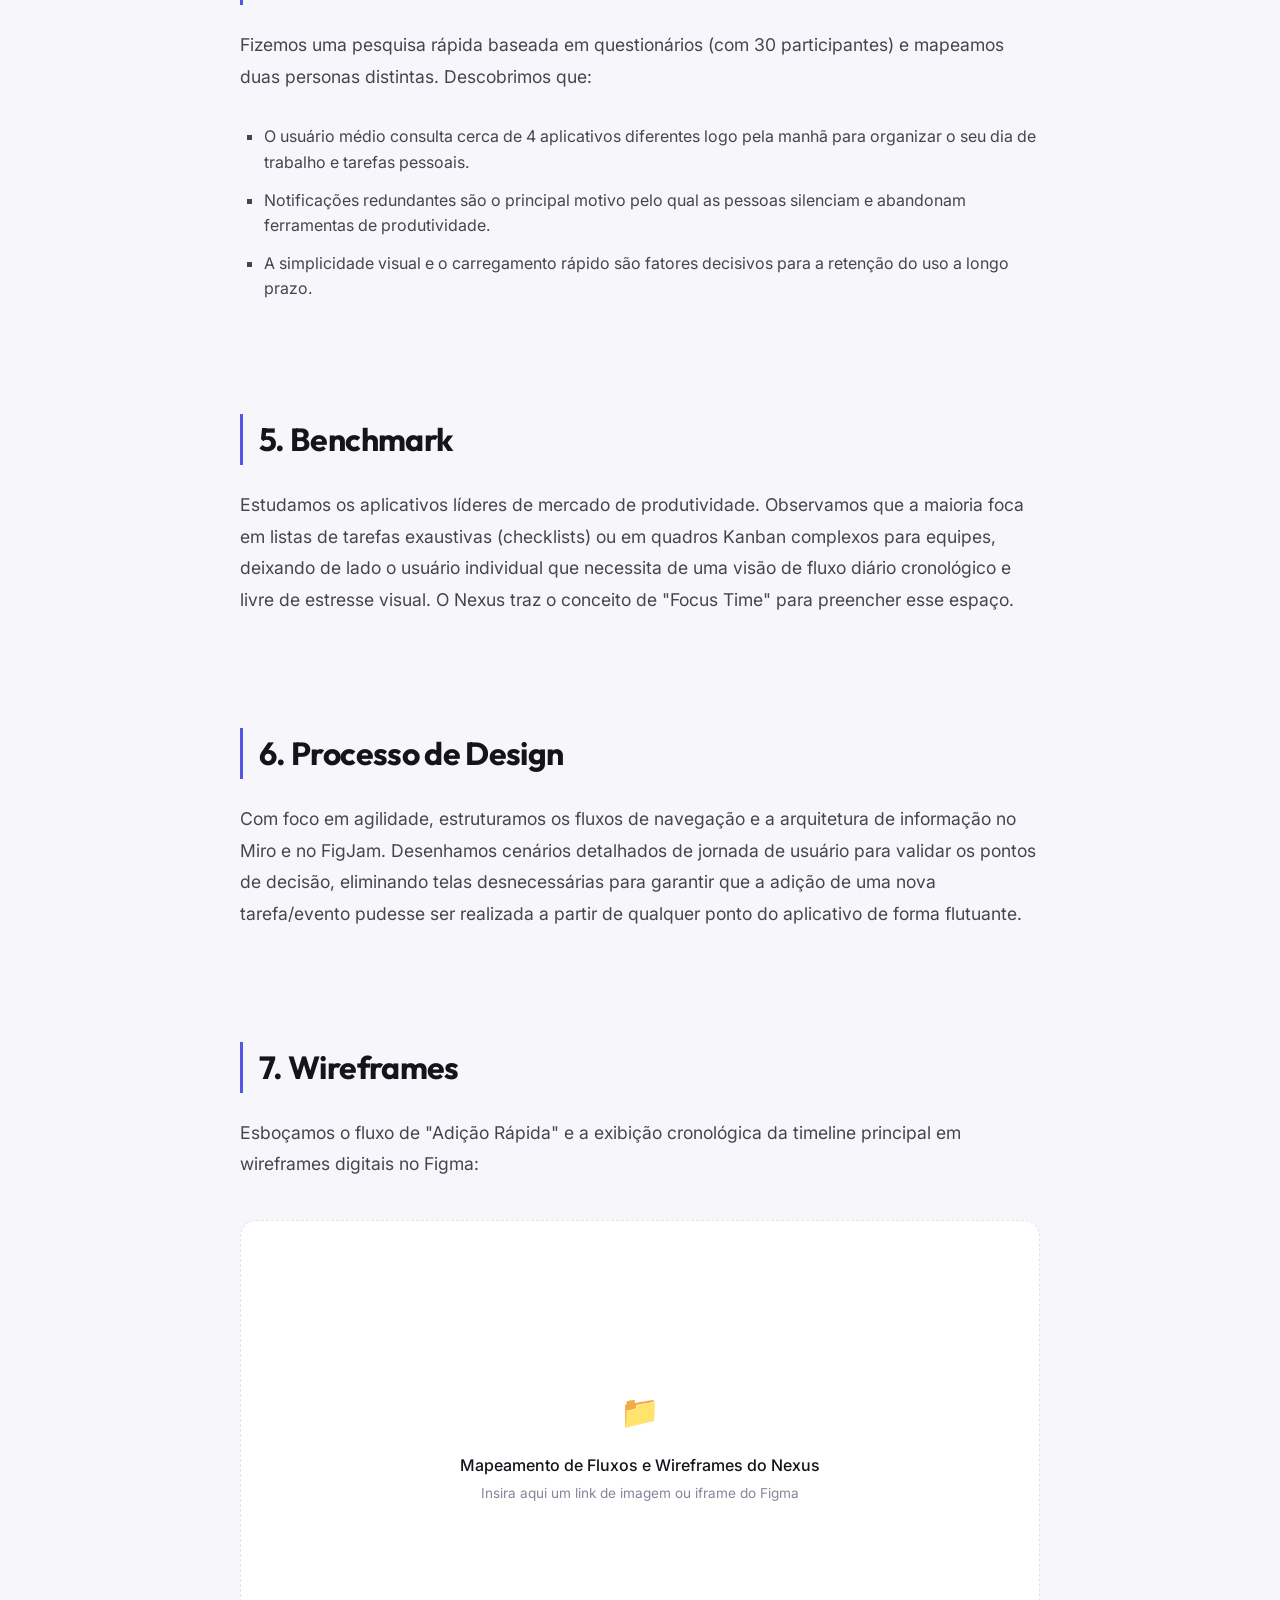
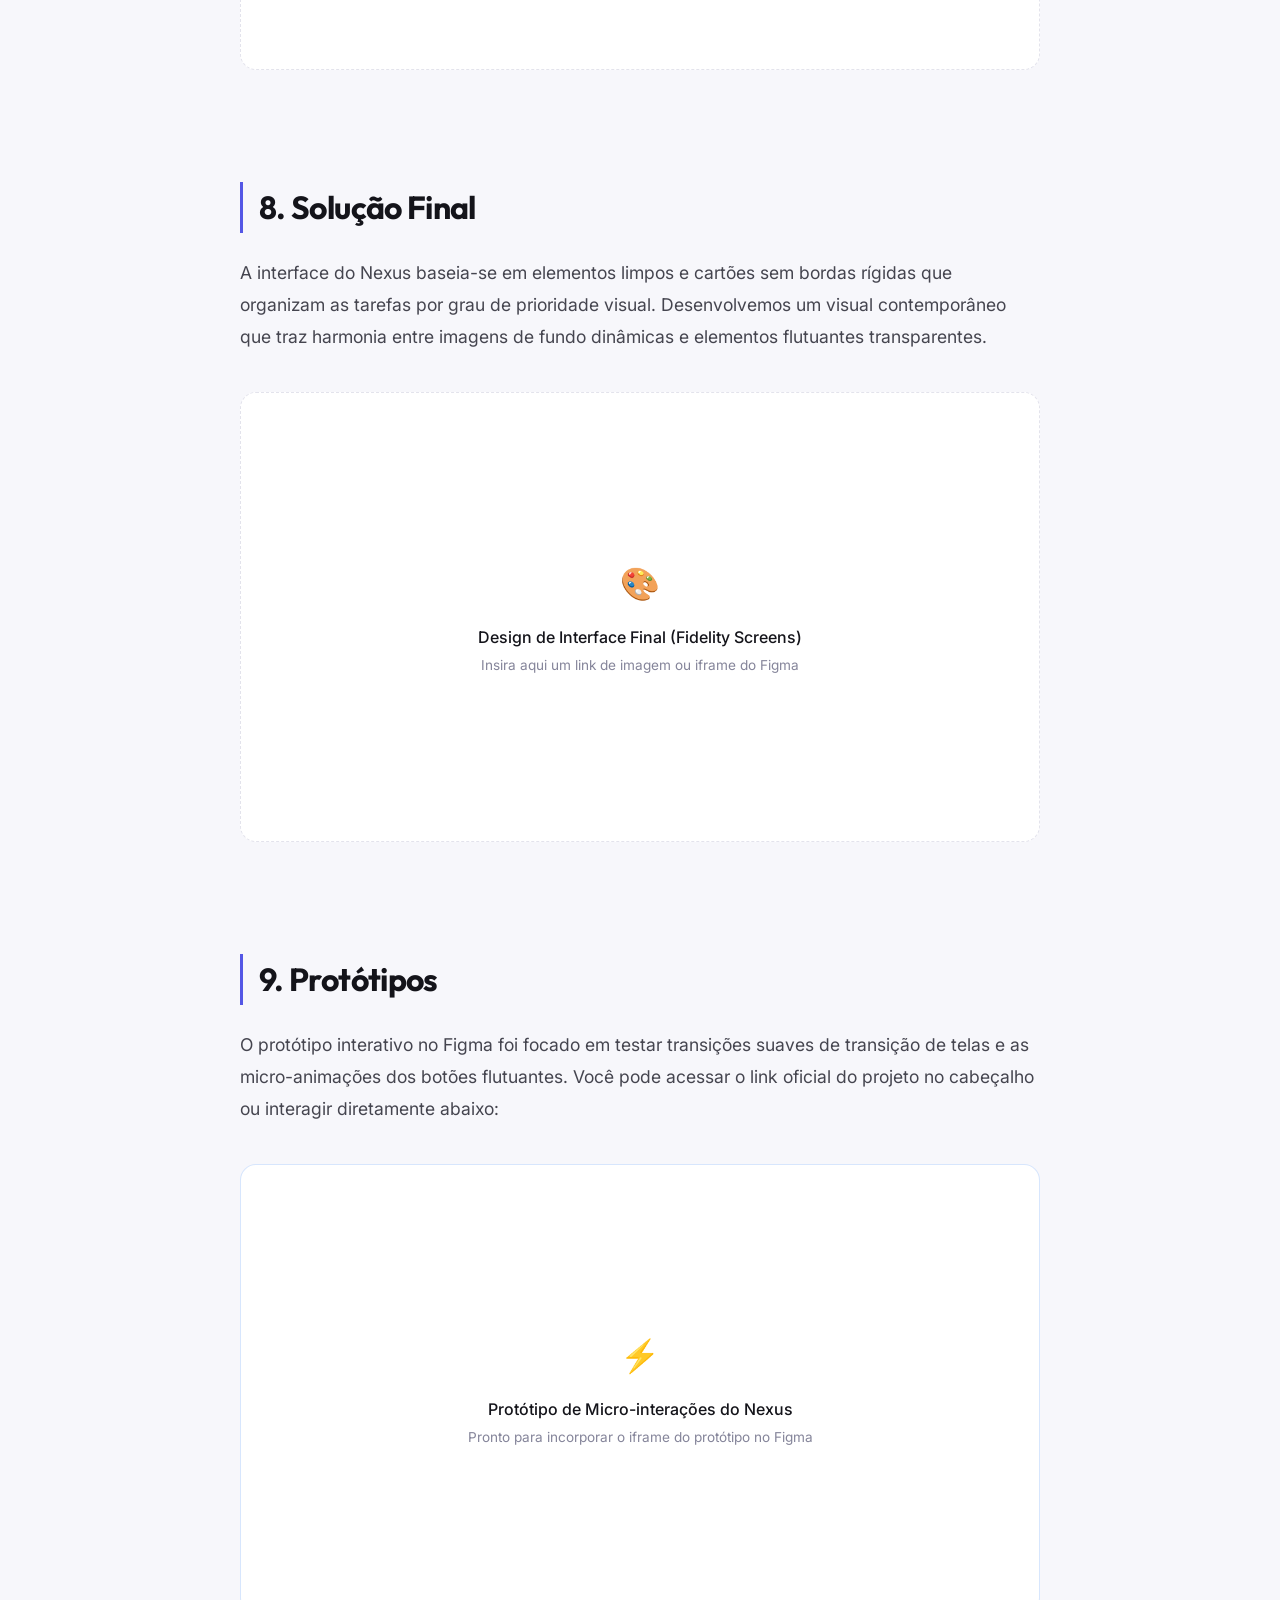
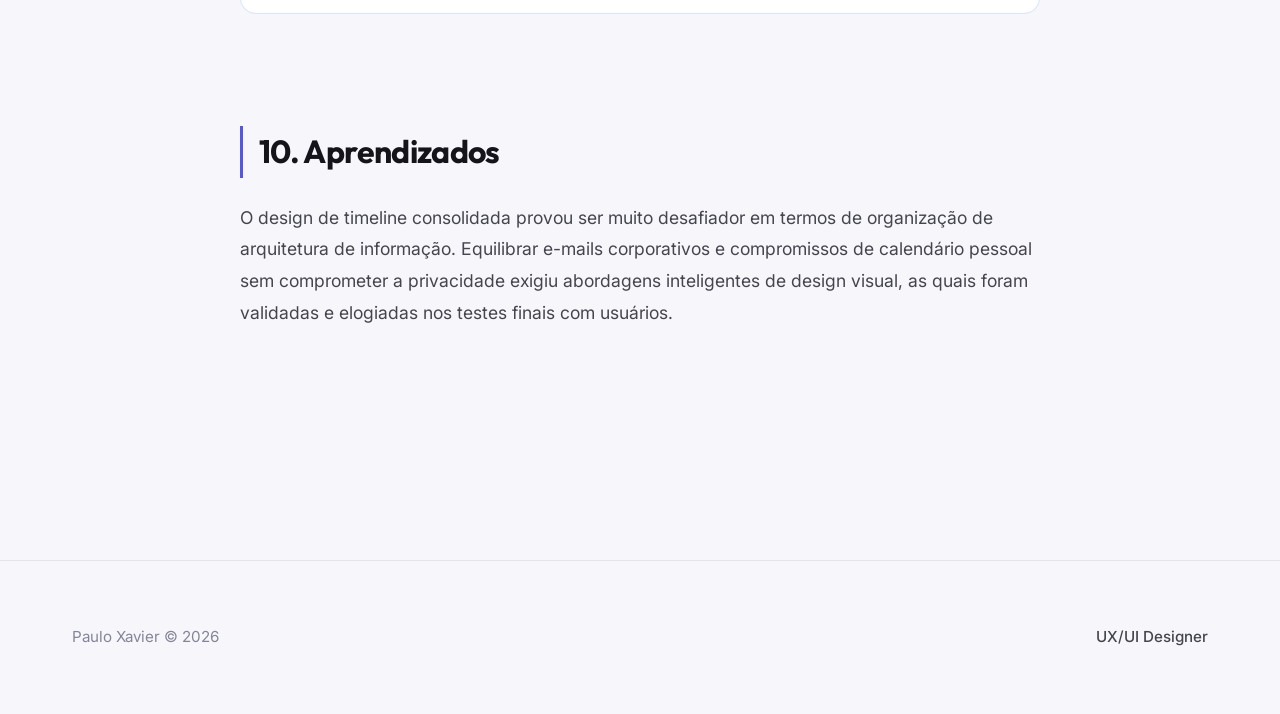
<file: projects/nexus.html>
<!DOCTYPE html>
<html lang="pt-BR">
<head>
    <meta charset="UTF-8">
    <meta name="viewport" content="width=device-width, initial-scale=1.0">
    <meta name="description" content="Case Study: Nexus - Mobile App por Paulo Xavier.">
    <title>Nexus | UX/UI Case Study | Paulo Xavier</title>
    
    <!-- Link to global style sheet -->
    <link rel="stylesheet" href="../style.css">
</head>
<body>

    <!-- STICKY HEADER / NAV -->
    <header class="header scrolled" id="header">
        <div class="container header-container">
            <a href="../index.html" class="logo-link">
                <img src="../logo-avatar.jpg" alt="Paulo Xavier Logo" class="logo-img">
                <span>Paulo Xavier</span>
            </a>
            <nav class="nav">
                <ul class="nav-list">
                    <li><a href="../index.html#home" class="nav-link">Início</a></li>
                    <li><a href="../index.html#sobre" class="nav-link">Sobre</a></li>
                    <li><a href="../index.html#habilidades" class="nav-link">Habilidades</a></li>
                    <li><a href="../index.html#certificacoes" class="nav-link">Certificações</a></li>
                    <li><a href="../index.html#projetos" class="nav-link">Projetos</a></li>
                    <li><a href="../index.html#contato" class="nav-link">Contato</a></li>
                </ul>
            </nav>
        </div>
    </header>

    <main>
        
        <!-- CASE HERO -->
        <section class="case-hero">
            <div class="container">
                <a href="../index.html#projetos" class="back-link">
                    <svg width="16" height="16" viewBox="0 0 24 24" fill="none" stroke="currentColor" stroke-width="2.5" stroke-linecap="round" stroke-linejoin="round"><line x1="19" y1="12" x2="5" y2="12"></line><polyline points="12 19 5 12 12 5"></polyline></svg>
                    Voltar para Projetos
                </a>
                
                <span class="case-category">Mobile App</span>
                <h1 class="case-title">Nexus</h1>
                
                <div class="case-meta">
                    <div class="meta-item">
                        <h4>Função</h4>
                        <p>UX/UI Designer</p>
                    </div>
                    <div class="meta-item">
                        <h4>Duração</h4>
                        <p>3 semanas (2026)</p>
                    </div>
                    <div class="meta-item">
                        <h4>Ferramentas</h4>
                        <p>Figma, FigJam</p>
                    </div>
                    <div class="meta-item">
                        <h4>Link Figma</h4>
                        <p><a href="https://www.figma.com/design/0WMPsf5uL7LBRR6WyjTvu3/NEXUS-APP?node-id=271-852&t=lJkagV2PQUhypZXS-1" target="_blank" rel="noopener noreferrer" style="text-decoration: underline; color: var(--accent-color);">Figma Project &rarr;</a></p>
                    </div>
                </div>
            </div>
        </section>

        <!-- CASE CONTENT -->
        <section class="case-body" style="padding-top: 0;">
            <div class="container">
                <div class="case-content-wrapper">
                    
                    <!-- 1. Visão Geral -->
                    <div class="case-section reveal">
                        <h2 class="case-section-title">1. Visão Geral</h2>
                        <p class="case-text">
                            O <strong>Nexus</strong> é um aplicativo móvel focado em conectividade inteligente, integração e organização de tarefas cotidianas. O aplicativo consolida diferentes canais de comunicação e agendas pessoais em uma timeline visual inteligente que prioriza automaticamente o que é mais importante para a rotina diária do usuário.
                        </p>
                    </div>

                    <!-- 2. Problema -->
                    <div class="case-section reveal">
                        <h2 class="case-section-title">2. Problema</h2>
                        <p class="case-text">
                            Usuários enfrentam dispersão de atenção devido ao número excessivo de aplicativos de produtividade e comunicação instalados em seus aparelhos. Alternar constantemente entre e-mails, agendas e gerenciadores de tarefas causa fadiga mental e perda de foco.
                        </p>
                    </div>

                    <!-- 3. Objetivo -->
                    <div class="case-section reveal">
                        <h2 class="case-section-title">3. Objetivo</h2>
                        <p class="case-text">
                            Projetar uma experiência integrada de timeline unificada que reduza em 30% a necessidade de alternar entre aplicativos corporativos e pessoais de gerenciamento de tarefas no dia a dia.
                        </p>
                    </div>

                    <!-- 4. Pesquisa -->
                    <div class="case-section reveal">
                        <h2 class="case-section-title">4. Pesquisa</h2>
                        <p class="case-text">
                            Fizemos uma pesquisa rápida baseada em questionários (com 30 participantes) e mapeamos duas personas distintas. Descobrimos que:
                        </p>
                        <ul class="case-list">
                            <li>O usuário médio consulta cerca de 4 aplicativos diferentes logo pela manhã para organizar o seu dia de trabalho e tarefas pessoais.</li>
                            <li>Notificações redundantes são o principal motivo pelo qual as pessoas silenciam e abandonam ferramentas de produtividade.</li>
                            <li>A simplicidade visual e o carregamento rápido são fatores decisivos para a retenção do uso a longo prazo.</li>
                        </ul>
                    </div>

                    <!-- 5. Benchmark -->
                    <div class="case-section reveal">
                        <h2 class="case-section-title">5. Benchmark</h2>
                        <p class="case-text">
                            Estudamos os aplicativos líderes de mercado de produtividade. Observamos que a maioria foca em listas de tarefas exaustivas (checklists) ou em quadros Kanban complexos para equipes, deixando de lado o usuário individual que necessita de uma visão de fluxo diário cronológico e livre de estresse visual. O Nexus traz o conceito de "Focus Time" para preencher esse espaço.
                        </p>
                    </div>

                    <!-- 6. Processo de Design -->
                    <div class="case-section reveal">
                        <h2 class="case-section-title">6. Processo de Design</h2>
                        <p class="case-text">
                            Com foco em agilidade, estruturamos os fluxos de navegação e a arquitetura de informação no Miro e no FigJam. Desenhamos cenários detalhados de jornada de usuário para validar os pontos de decisão, eliminando telas desnecessárias para garantir que a adição de uma nova tarefa/evento pudesse ser realizada a partir de qualquer ponto do aplicativo de forma flutuante.
                        </p>
                    </div>

                    <!-- 7. Wireframes -->
                    <div class="case-section reveal">
                        <h2 class="case-section-title">7. Wireframes</h2>
                        <p class="case-text">
                            Esboçamos o fluxo de "Adição Rápida" e a exibição cronológica da timeline principal em wireframes digitais no Figma:
                        </p>
                        
                        <!-- Figma/Image Embed Placeholder -->
                        <div class="case-embed-placeholder">
                            <span class="embed-icon">📁</span>
                            <span class="embed-label">Mapeamento de Fluxos e Wireframes do Nexus</span>
                            <span class="embed-sub">Insira aqui um link de imagem ou iframe do Figma</span>
                        </div>
                    </div>

                    <!-- 8. Solução Final -->
                    <div class="case-section reveal">
                        <h2 class="case-section-title">8. Solução Final</h2>
                        <p class="case-text">
                            A interface do Nexus baseia-se em elementos limpos e cartões sem bordas rígidas que organizam as tarefas por grau de prioridade visual. Desenvolvemos um visual contemporâneo que traz harmonia entre imagens de fundo dinâmicas e elementos flutuantes transparentes.
                        </p>
                        
                        <!-- Figma/Image Embed Placeholder -->
                        <div class="case-embed-placeholder">
                            <span class="embed-icon">🎨</span>
                            <span class="embed-label">Design de Interface Final (Fidelity Screens)</span>
                            <span class="embed-sub">Insira aqui um link de imagem ou iframe do Figma</span>
                        </div>
                    </div>

                    <!-- 9. Protótipos -->
                    <div class="case-section reveal">
                        <h2 class="case-section-title">9. Protótipos</h2>
                        <p class="case-text">
                            O protótipo interativo no Figma foi focado em testar transições suaves de transição de telas e as micro-animações dos botões flutuantes. Você pode acessar o link oficial do projeto no cabeçalho ou interagir diretamente abaixo:
                        </p>
                        
                        <!-- Figma Live Iframe placeholder -->
                        <div class="case-embed-placeholder" style="border-style: solid; border-color: rgba(59, 130, 246, 0.2);">
                            <span class="embed-icon">⚡</span>
                            <span class="embed-label">Protótipo de Micro-interações do Nexus</span>
                            <span class="embed-sub">Pronto para incorporar o iframe do protótipo no Figma</span>
                        </div>
                    </div>

                    <!-- 10. Aprendizados -->
                    <div class="case-section reveal">
                        <h2 class="case-section-title">10. Aprendizados</h2>
                        <p class="case-text">
                            O design de timeline consolidada provou ser muito desafiador em termos de organização de arquitetura de informação. Equilibrar e-mails corporativos e compromissos de calendário pessoal sem comprometer a privacidade exigiu abordagens inteligentes de design visual, as quais foram validadas e elogiadas nos testes finais com usuários.
                        </p>
                    </div>

                </div>
            </div>
        </section>

    </main>

    <!-- FOOTER -->
    <footer class="footer">
        <div class="container footer-container">
            <div class="footer-text">
                Paulo Xavier &copy; 2026
            </div>
            <div class="footer-designer">
                UX/UI Designer
            </div>
        </div>
    </footer>

    <!-- Scripts -->
    <script src="../main.js"></script>
</body>
</html>
</file>
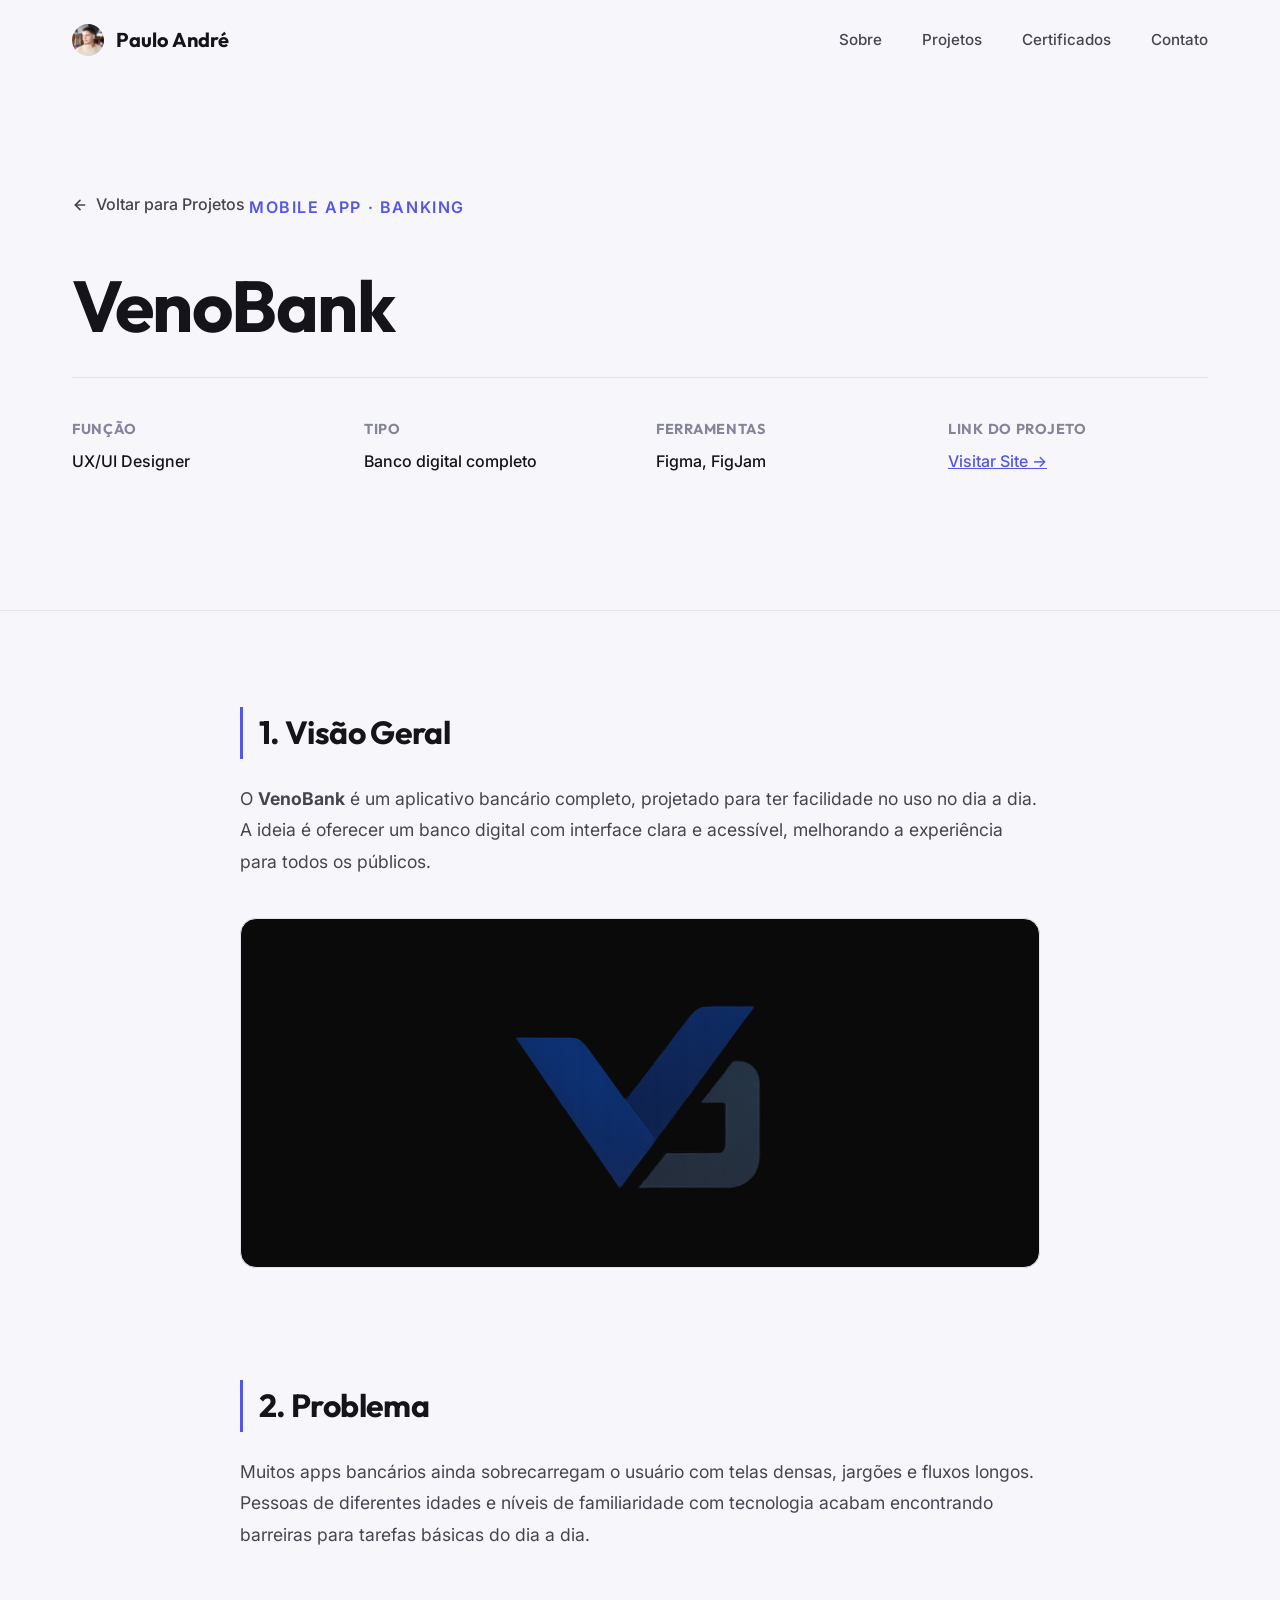
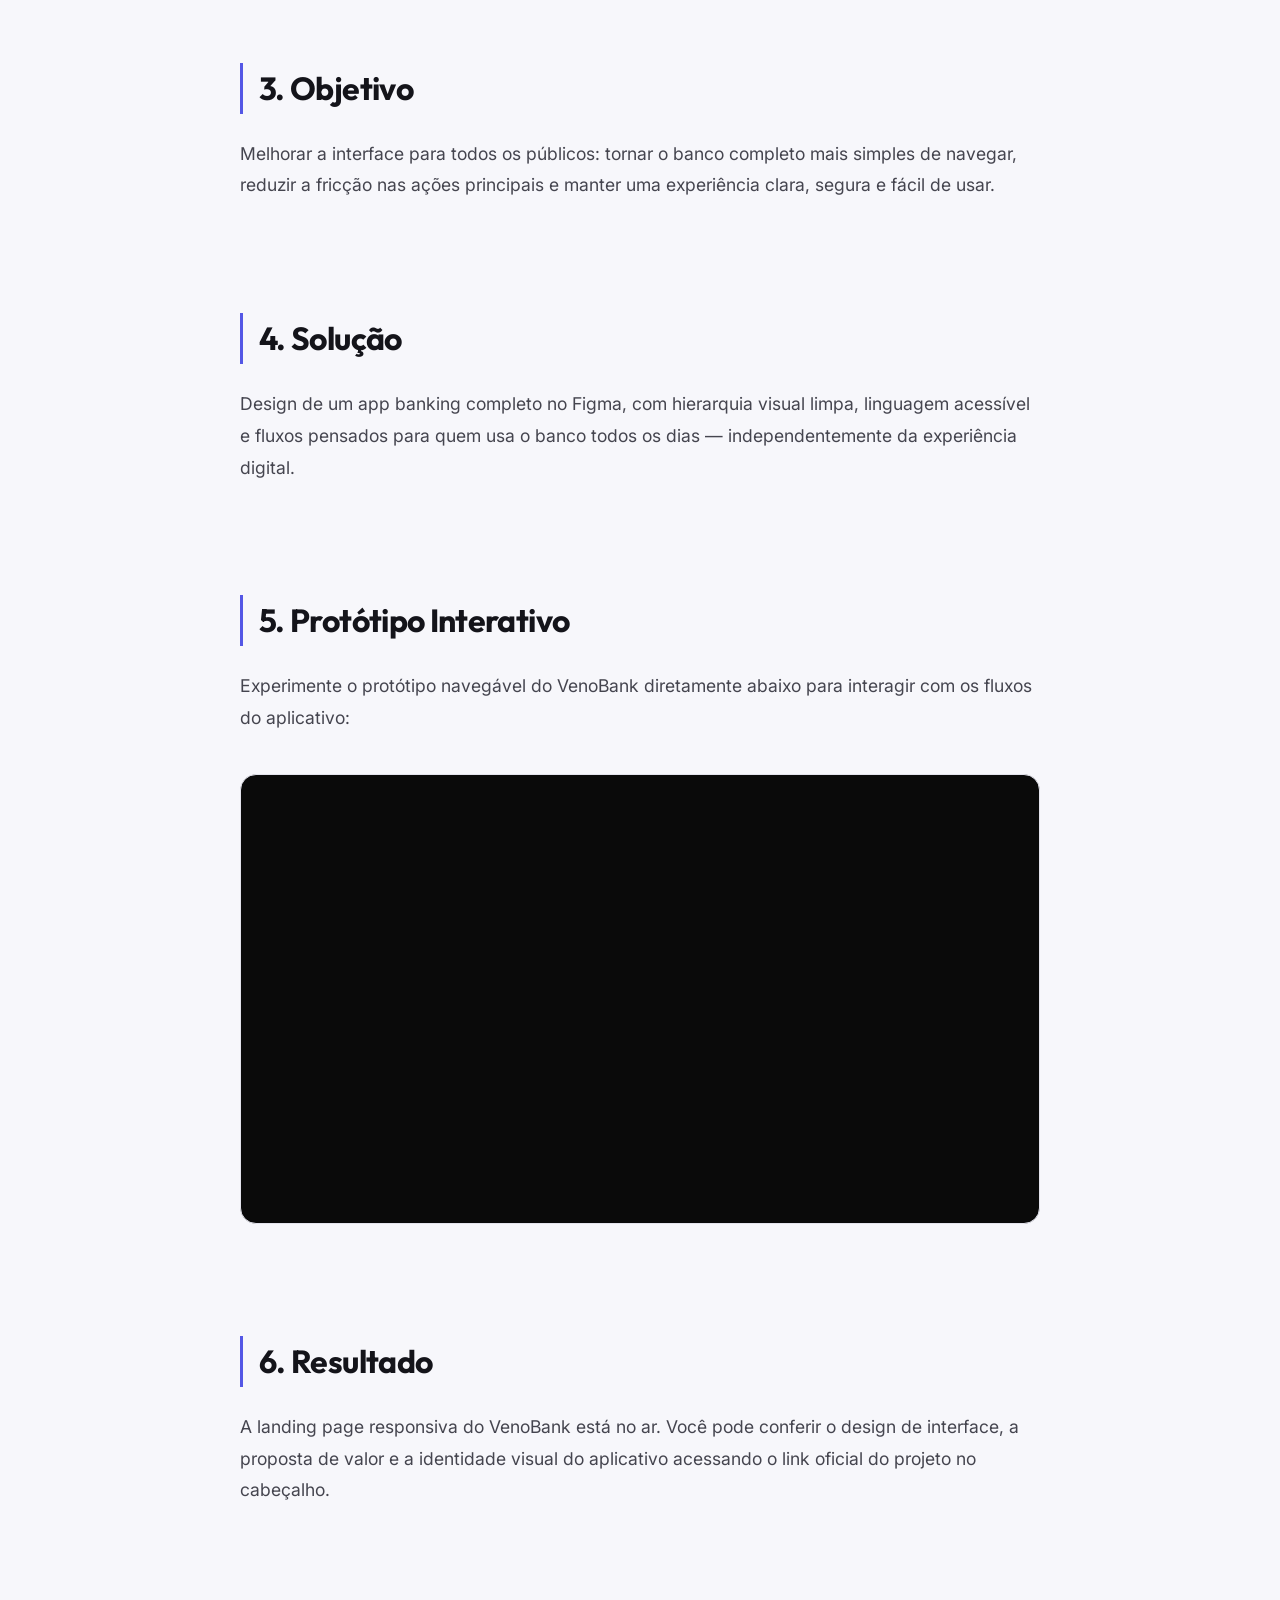
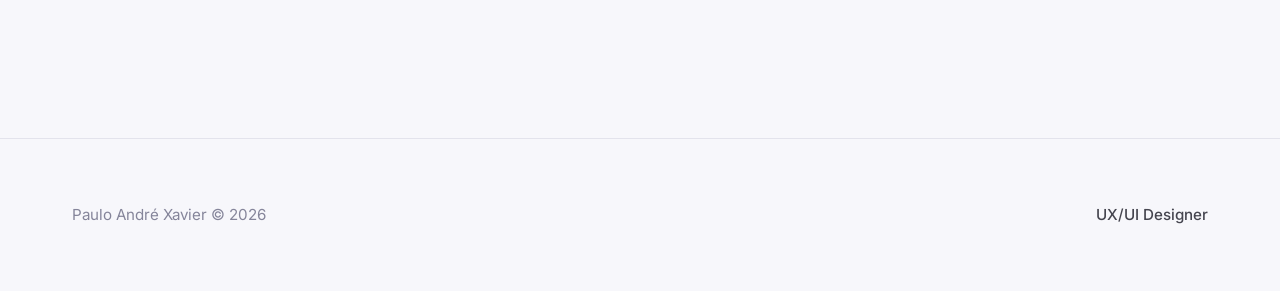
<file: projects/venobank.html>
<!DOCTYPE html>
<html lang="pt-BR">
<head>
    <meta charset="UTF-8">
    <meta name="viewport" content="width=device-width, initial-scale=1.0">
    <meta name="description" content="Case Study: VenoBank - App banc&aacute;rio completo por Paulo Andr&eacute; Xavier.">
    <title>VenoBank | Case Study | Paulo Andr&eacute;</title>
    
    <link rel="stylesheet" href="../style.css">
</head>
<body>

    <header class="header scrolled" id="header">
        <div class="container header-container">
            <a href="../index.html" class="logo-link">
                <img src="../assets/paulo-andre.png" alt="Paulo Andr&eacute;" class="logo-img">
                <span>Paulo Andr&eacute;</span>
            </a>
            <nav class="nav">
                <ul class="nav-list">
                    <li><a href="../index.html#sobre" class="nav-link">Sobre</a></li>
                    <li><a href="../index.html#projetos" class="nav-link">Projetos</a></li>
                    <li><a href="../index.html#certificados" class="nav-link">Certificados</a></li>
                    <li><a href="../index.html#contato" class="nav-link">Contato</a></li>
                </ul>
            </nav>
        </div>
    </header>

    <main>
        
        <section class="case-hero">
            <div class="container">
                <a href="../index.html#projetos" class="back-link">
                    <svg width="16" height="16" viewBox="0 0 24 24" fill="none" stroke="currentColor" stroke-width="2.5" stroke-linecap="round" stroke-linejoin="round"><line x1="19" y1="12" x2="5" y2="12"></line><polyline points="12 19 5 12 12 5"></polyline></svg>
                    Voltar para Projetos
                </a>
                
                <span class="case-category">Mobile App &middot; Banking</span>
                <h1 class="case-title">VenoBank</h1>
                
                <div class="case-meta">
                    <div class="meta-item">
                        <h4>Fun&ccedil;&atilde;o</h4>
                        <p>UX/UI Designer</p>
                    </div>
                    <div class="meta-item">
                        <h4>Tipo</h4>
                        <p>Banco digital completo</p>
                    </div>
                    <div class="meta-item">
                        <h4>Ferramentas</h4>
                        <p>Figma, FigJam</p>
                    </div>
                    <div class="meta-item">
                        <h4>Link do Projeto</h4>
                        <p><a href="https://responsive-landing-page-nine-kohl.vercel.app/" target="_blank" rel="noopener noreferrer" style="text-decoration: underline; color: var(--accent-color);">Visitar Site &rarr;</a></p>
                    </div>
                </div>
            </div>
        </section>

        <section class="case-body" style="padding-top: 0;">
            <div class="container">
                <div class="case-content-wrapper">
                    
                    <div class="case-section">
                        <h2 class="case-section-title">1. Vis&atilde;o Geral</h2>
                        <p class="case-text">
                            O <strong>VenoBank</strong> &eacute; um aplicativo banc&aacute;rio completo, projetado para ter facilidade
                            no uso no dia a dia. A ideia &eacute; oferecer um banco digital com interface clara e acess&iacute;vel,
                            melhorando a experi&ecirc;ncia para todos os p&uacute;blicos.
                        </p>
                        <div style="margin-top: 2.5rem; background: #0A0A0A; border: 1px solid var(--border-color); border-radius: 16px; padding: 3rem; display: flex; justify-content: center; align-items: center;">
                            <img src="../assets/venobank-logo.png" alt="Logo VenoBank" style="max-width: 320px; width: 100%; height: auto;">
                        </div>
                    </div>

                    <div class="case-section">
                        <h2 class="case-section-title">2. Problema</h2>
                        <p class="case-text">
                            Muitos apps banc&aacute;rios ainda sobrecarregam o usu&aacute;rio com telas densas, jarg&otilde;es
                            e fluxos longos. Pessoas de diferentes idades e n&iacute;veis de familiaridade com tecnologia
                            acabam encontrando barreiras para tarefas b&aacute;sicas do dia a dia.
                        </p>
                    </div>

                    <div class="case-section">
                        <h2 class="case-section-title">3. Objetivo</h2>
                        <p class="case-text">
                            Melhorar a interface para todos os p&uacute;blicos: tornar o banco completo mais simples de navegar,
                            reduzir a fric&ccedil;&atilde;o nas a&ccedil;&otilde;es principais e manter uma experi&ecirc;ncia
                            clara, segura e f&aacute;cil de usar.
                        </p>
                    </div>

                    <div class="case-section">
                        <h2 class="case-section-title">4. Solu&ccedil;&atilde;o</h2>
                        <p class="case-text">
                            Design de um app banking completo no Figma, com hierarquia visual limpa, linguagem acess&iacute;vel
                            e fluxos pensados para quem usa o banco todos os dias &mdash; independentemente da experi&ecirc;ncia digital.
                        </p>
                    </div>

                    <div class="case-section">
                        <h2 class="case-section-title">5. Prot&oacute;tipo Interativo</h2>
                        <p class="case-text">
                            Experimente o prot&oacute;tipo naveg&aacute;vel do VenoBank diretamente abaixo para interagir com os fluxos do aplicativo:
                        </p>
                        <div class="case-embed-container" style="margin-top: 2.5rem; border-radius: 16px; overflow: hidden; border: 1px solid var(--border-color); background: #0A0A0A; aspect-ratio: 16/9; display: flex; justify-content: center; align-items: center;">
                            <iframe style="border: none; width: 100%; height: 100%;" src="https://embed.figma.com/proto/NMPLdZquaGnitiNQ1Ryiwm/VenoBank-app?node-id=760-11121&viewport=-181%2C28%2C0.13&scaling=scale-down&content-scaling=fixed&starting-point-node-id=760%3A11121&page-id=760%3A10886&show-proto-sidebar=1&embed-host=share" allowfullscreen></iframe>
                        </div>
                    </div>

                    <div class="case-section">
                        <h2 class="case-section-title">6. Resultado</h2>
                        <p class="case-text">
                            A landing page responsiva do VenoBank est&aacute; no ar. Voc&ecirc; pode conferir o design de interface, a proposta de valor e a identidade visual do aplicativo acessando o link oficial do projeto no cabe&ccedil;alho.
                        </p>
                    </div>

                </div>
            </div>
        </section>

    </main>

    <footer class="footer">
        <div class="container footer-container">
            <div class="footer-text">
                Paulo Andr&eacute; Xavier &copy; 2026
            </div>
            <div class="footer-designer">
                UX/UI Designer
            </div>
        </div>
    </footer>

    <script src="../main.js"></script>
</body>
</html>
</file>
<file: style.css>
@import url('https://fonts.googleapis.com/css2?family=Inter:wght@300;400;500;600&family=Outfit:wght@400;500;600;700;800&display=swap');

/* --- DESIGN SYSTEM TOKENS --- */
:root {
    --bg-color: #F7F7FB;
    --surface-color: #FFFFFF;
    --surface-hover: #F0F0F6;
    
    /* Borders */
    --border-color: #E3E3EC;
    --border-hover: #D0D0DC;
    --border-active: rgba(84, 87, 229, 0.35);
    
    /* Typography */
    --text-primary: #14141A;
    --text-secondary: #45454F;
    --text-muted: #85859A;
    --font-heading: 'Outfit', sans-serif;
    --font-body: 'Inter', sans-serif;
    
    /* Accents */
    --accent-color: #5457E5;
    --accent-color-rgb: 84, 87, 229;
    --accent-gradient: linear-gradient(135deg, #5457E5 0%, #6B6EF0 100%);
    --accent-glow: 0 0 30px rgba(84, 87, 229, 0.12);
    
    /* Transitions & Shadows */
    --transition-smooth: all 0.4s cubic-bezier(0.16, 1, 0.3, 1);
    --transition-quick: all 0.2s cubic-bezier(0.16, 1, 0.3, 1);
    --card-shadow: 0 10px 30px -15px rgba(20, 20, 26, 0.08);
    --card-shadow-hover: 0 20px 40px -20px rgba(84, 87, 229, 0.12);
}

/* --- RESET & BASIC STYLES --- */
* {
    margin: 0;
    padding: 0;
    box-sizing: border-box;
}

html {
    scroll-behavior: smooth;
    background-color: var(--bg-color);
}

body {
    background-color: var(--bg-color);
    color: var(--text-secondary);
    font-family: var(--font-body);
    line-height: 1.6;
    overflow-x: hidden;
    -webkit-font-smoothing: antialiased;
}

h1, h2, h3, h4, h5, h6 {
    color: var(--text-primary);
    font-family: var(--font-heading);
    font-weight: 700;
    letter-spacing: -0.02em;
}

a {
    color: inherit;
    text-decoration: none;
    transition: var(--transition-quick);
}

ul {
    list-style: none;
}

img {
    max-width: 100%;
    height: auto;
    display: block;
}

/* --- LAYOUT UTILITIES --- */
.container {
    width: 100%;
    max-width: 1200px;
    margin: 0 auto;
    padding: 0 2rem;
}

section {
    padding: 6.5rem 0;
}

/* --- NAVIGATION BAR --- */
.header {
    position: fixed;
    top: 0;
    left: 0;
    width: 100%;
    z-index: 100;
    border-bottom: 1px solid transparent;
    transition: var(--transition-smooth);
}

.header.scrolled {
    background: rgba(247, 247, 251, 0.85);
    backdrop-filter: blur(16px);
    -webkit-backdrop-filter: blur(16px);
    border-bottom: 1px solid var(--border-color);
}

.header-container {
    display: flex;
    justify-content: space-between;
    align-items: center;
    height: 5rem;
}

.logo-link {
    display: flex;
    align-items: center;
    gap: 0.75rem;
    font-family: var(--font-heading);
    font-size: 1.25rem;
    font-weight: 700;
    color: var(--text-primary);
}

.logo-img {
    height: 2rem;
    width: 2rem;
    object-fit: cover;
    border-radius: 50%;
}

.nav-list {
    display: flex;
    gap: 2.5rem;
}

.nav-link {
    font-size: 0.95rem;
    font-weight: 500;
    color: var(--text-secondary);
    position: relative;
    padding: 0.5rem 0;
}

.nav-link:hover {
    color: var(--text-primary);
}

.nav-link::after {
    content: '';
    position: absolute;
    bottom: 0;
    left: 0;
    width: 0;
    height: 2px;
    background: var(--accent-gradient);
    transition: var(--transition-smooth);
}

.nav-link:hover::after {
    width: 100%;
}

.mobile-menu-toggle {
    display: none;
    background: none;
    border: none;
    cursor: pointer;
    padding: 0.5rem;
}

.mobile-menu-toggle span {
    display: block;
    width: 24px;
    height: 2px;
    background: var(--text-primary);
    margin: 5px 0;
    transition: var(--transition-quick);
}

/* --- HERO SECTION --- */
.hero-container {
    display: grid;
    grid-template-columns: 1.2fr 0.8fr;
    align-items: center;
    gap: 4rem;
    min-height: 85vh;
    padding-top: 6.5rem;
    padding-bottom: 4.5rem;
}

.hero-content {
    display: flex;
    flex-direction: inline;
    flex-wrap: wrap;
    align-content: center;
}

.hero-subtitle {
    font-size: 1.25rem;
    font-weight: 500;
    color: var(--accent-color);
    letter-spacing: 0.1em;
    text-transform: uppercase;
    margin-bottom: 1rem;
    background: var(--accent-gradient);
    -webkit-background-clip: text;
    -webkit-text-fill-color: transparent;
}

.hero-title {
    font-size: clamp(3rem, 7vw, 5rem);
    line-height: 1.1;
    margin-bottom: 1.5rem;
    font-weight: 800;
    color: var(--text-primary);
}

.hero-description {
    font-size: clamp(1.1rem, 2vw, 1.35rem);
    color: var(--text-secondary);
    max-width: 540px;
    margin-bottom: 2.5rem;
    font-weight: 400;
}

.hero-actions {
    display: flex;
    gap: 1.5rem;
}

/* BUTTONS */
.btn {
    display: inline-flex;
    align-items: center;
    justify-content: center;
    padding: 0.9rem 2rem;
    font-family: var(--font-heading);
    font-size: 1rem;
    font-weight: 600;
    border-radius: 12px;
    transition: var(--transition-smooth);
    cursor: pointer;
}

.btn-primary {
    background: var(--text-primary);
    color: var(--bg-color);
    border: 1px solid var(--text-primary);
}

.btn-primary:hover {
    background: transparent;
    color: var(--text-primary);
    box-shadow: 0 0 20px rgba(255, 255, 255, 0.1);
}

.btn-secondary {
    background: transparent;
    color: var(--text-primary);
    border: 1px solid var(--border-color);
}

.btn-secondary:hover {
    border-color: var(--text-primary);
    background: rgba(255, 255, 255, 0.02);
}

/* PROFILE IMAGE AREA */
.hero-image-wrapper {
    position: relative;
    display: flex;
    justify-content: center;
    align-items: center;
}

.profile-glow {
    position: absolute;
    width: 110%;
    height: 110%;
    border-radius: 50%;
    background: var(--accent-gradient);
    filter: blur(40px);
    opacity: 0.15;
    z-index: 0;
    animation: rotateGlow 15s linear infinite;
}

.profile-frame {
    position: relative;
    width: 320px;
    height: 320px;
    border-radius: 50%;
    padding: 3px;
    background: var(--border-color);
    transition: var(--transition-smooth);
    z-index: 1;
}

.profile-frame:hover {
    background: var(--accent-gradient);
    transform: scale(1.02);
    box-shadow: var(--accent-glow);
}

.profile-image {
    width: 100%;
    height: 100%;
    object-fit: cover;
    border-radius: 50%;
    background-color: var(--surface-color);
}

/* --- SOBRE MIM --- */
.about-grid {
    display: grid;
    grid-template-columns: 0.6fr 1.4fr;
    gap: 4rem;
}

.section-label {
    font-size: 1.1rem;
    font-weight: 500;
    color: var(--text-primary);
    text-transform: uppercase;
    letter-spacing: 0.05em;
    position: relative;
}

.about-text {
    font-size: clamp(1.2rem, 3vw, 1.8rem);
    line-height: 1.5;
    color: var(--text-primary);
    font-weight: 400;
}

/* --- HABILIDADES --- */
.section-header {
    margin-bottom: 4rem;
    text-align: left;
}

.section-title {
    font-size: clamp(2rem, 4vw, 3rem);
    font-weight: 700;
}

.skills-grid {
    display: grid;
    grid-template-columns: repeat(4, 1fr);
    gap: 1.5rem;
}

.skill-card {
    background: var(--surface-color);
    border: 1px solid var(--border-color);
    padding: 2.5rem 2rem;
    border-radius: 16px;
    box-shadow: var(--card-shadow);
    transition: var(--transition-smooth);
    position: relative;
    overflow: hidden;
}

.skill-card::before {
    content: '';
    position: absolute;
    top: 0;
    left: 0;
    width: 100%;
    height: 100%;
    background: radial-gradient(800px circle at var(--mouse-x, 0) var(--mouse-y, 0), rgba(255,255,255,0.06), transparent 40%);
    opacity: 0;
    transition: opacity 0.5s;
    pointer-events: none;
    z-index: 1;
}

.skill-card:hover::before {
    opacity: 1;
}

.skill-card:hover {
    transform: translateY(-4px);
    border-color: var(--border-hover);
    background: var(--surface-hover);
    box-shadow: var(--card-shadow-hover);
}

.skill-title {
    font-size: 1.25rem;
    font-weight: 600;
    margin-bottom: 0.75rem;
}

/* --- PROJETOS SELECIONADOS --- */
.projects-list {
    display: flex;
    flex-direction: column;
    gap: 3rem;
}

.project-card {
    display: grid;
    grid-template-columns: 1fr 1fr;
    background: var(--surface-color);
    border: 1px solid var(--border-color);
    border-radius: 24px;
    overflow: hidden;
    transition: var(--transition-smooth);
    box-shadow: var(--card-shadow);
}

.project-card:hover {
    border-color: var(--border-hover);
    background: var(--surface-hover);
    transform: translateY(-4px);
    box-shadow: var(--card-shadow-hover);
}

.project-info {
    padding: 4.5rem;
    display: flex;
    flex-direction: column;
    justify-content: center;
}

.project-category {
    font-size: 0.9rem;
    font-weight: 600;
    text-transform: uppercase;
    letter-spacing: 0.1em;
    color: var(--accent-color);
    margin-bottom: 1rem;
    white-space: nowrap;
    overflow: hidden;
    text-overflow: ellipsis;
}

.project-name {
    font-size: clamp(2rem, 3.5vw, 2.75rem);
    margin-bottom: 1.25rem;
}

.project-desc {
    color: var(--text-secondary);
    margin-bottom: 2rem;
    font-size: 1.05rem;
    line-height: 1.6;
    display: -webkit-box;
    -webkit-line-clamp: 2;
    -webkit-box-orient: vertical;
    overflow: hidden;
}

.project-techs {
    display: flex;
    flex-wrap: wrap;
    gap: 0.75rem;
    margin-bottom: 2.5rem;
}

.tech-tag {
    background: rgba(255, 255, 255, 0.04);
    border: 1px solid var(--border-color);
    color: var(--text-primary);
    padding: 0.4rem 1rem;
    border-radius: 20px;
    font-size: 0.85rem;
    font-weight: 500;
}

.project-card:hover .tech-tag {
    border-color: var(--border-hover);
}

/* Visual Side of the Project Card */
.project-visual {
    background: linear-gradient(135deg, rgba(255,255,255,0.01) 0%, rgba(255,255,255,0.03) 100%);
    display: flex;
    justify-content: center;
    align-items: center;
    position: relative;
    overflow: hidden;
    border-left: 1px solid var(--border-color);
}

.project-card:hover .project-visual {
    border-left-color: var(--border-hover);
}

/* Visual indicators per project */
.venobank-bg {
    background: radial-gradient(circle at 80% 20%, rgba(99, 102, 241, 0.15) 0%, transparent 60%);
}
.arena-bg {
    background: radial-gradient(circle at 80% 20%, rgba(168, 85, 247, 0.15) 0%, transparent 60%);
}
.nexus-bg {
    background: radial-gradient(circle at 80% 20%, rgba(59, 130, 246, 0.15) 0%, transparent 60%);
}

.mockup-container {
    width: 80%;
    height: 70%;
    background: rgba(255, 255, 255, 0.02);
    border: 1px solid rgba(255, 255, 255, 0.05);
    border-radius: 16px 16px 0 0;
    transform: translateY(15%) scale(1);
    transition: var(--transition-smooth);
    display: flex;
    justify-content: center;
    align-items: center;
    box-shadow: 0 -10px 40px rgba(0,0,0,0.5);
    position: relative;
    overflow: hidden;
}

/* Subtle gradient overlay to blend the image into the card */
.mockup-container::after {
    content: '';
    position: absolute;
    top: 0;
    left: 0;
    width: 100%;
    height: 100%;
    background: linear-gradient(to bottom, rgba(10, 10, 10, 0) 50%, rgba(10, 10, 10, 0.45) 100%);
    pointer-events: none;
    z-index: 2;
    transition: var(--transition-smooth);
}

.project-card:hover .mockup-container {
    transform: translateY(8%) scale(1.04);
    background: rgba(255, 255, 255, 0.04);
    border-color: rgba(255, 255, 255, 0.1);
}

.mockup-image {
    width: 100%;
    height: 100%;
    object-fit: cover;
    object-position: top center;
    border-radius: inherit;
    display: block;
    transition: var(--transition-smooth);
    z-index: 1;
}

.project-card:hover .mockup-image {
    transform: scale(1.06);
}

/* Specific overrides for Arena XT logo card to prevent cropping */
.arena-bg .mockup-container {
    background: #FFFFFF;
    border-color: rgba(0, 0, 0, 0.08);
}

.arena-bg .mockup-image {
    object-fit: contain;
    padding: 1.5rem;
    background: #FFFFFF;
}

.arena-bg .mockup-container::after {
    background: linear-gradient(to bottom, rgba(255, 255, 255, 0) 60%, rgba(10, 10, 10, 0.15) 100%);
}

/* Nexus: portrait mockup — contain to show full phone interface */
.nexus-bg .mockup-image {
    object-fit: contain;
    object-position: top center;
    background: transparent;
}

.mockup-inner {
    width: 90%;
    height: 90%;
    display: flex;
    flex-direction: column;
    justify-content: center;
    align-items: center;
}

.mockup-logo {
    font-family: var(--font-heading);
    font-size: 2rem;
    font-weight: 800;
    color: var(--text-primary);
    margin-bottom: 0.5rem;
    text-shadow: 0 0 10px rgba(255,255,255,0.1);
}

.mockup-text {
    font-size: 0.9rem;
    color: var(--text-muted);
}

/* --- CASE STUDY DETAIL PAGES --- */
.case-hero {
    padding-top: 12rem;
    padding-bottom: 6rem;
    border-bottom: 1px solid var(--border-color);
}

.back-link {
    display: inline-flex;
    align-items: center;
    gap: 0.5rem;
    font-weight: 500;
    color: var(--text-secondary);
    margin-bottom: 3rem;
}

.back-link:hover {
    color: var(--text-primary);
    transform: translateX(-4px);
}

.case-category {
    font-size: 1rem;
    font-weight: 600;
    text-transform: uppercase;
    letter-spacing: 0.1em;
    color: var(--accent-color);
    margin-bottom: 1.5rem;
}

.case-title {
    font-size: clamp(3rem, 6vw, 4.5rem);
    line-height: 1.1;
    margin-bottom: 2rem;
}

.case-meta {
    display: grid;
    grid-template-columns: repeat(4, 1fr);
    gap: 2rem;
    padding: 2.5rem 0;
    border-top: 1px solid var(--border-color);
}

.meta-item h4 {
    font-size: 0.9rem;
    text-transform: uppercase;
    letter-spacing: 0.05em;
    color: var(--text-muted);
    margin-bottom: 0.5rem;
}

.meta-item p {
    color: var(--text-primary);
    font-weight: 500;
}

/* Case study sections layout */
.case-content-wrapper {
    max-width: 800px;
    margin: 0 auto;
    padding: 6rem 0;
}

.case-section {
    margin-bottom: 7rem;
}

.case-section:last-child {
    margin-bottom: 0;
}

.case-section-title {
    font-size: 2rem;
    margin-bottom: 1.5rem;
    border-left: 3px solid var(--accent-color);
    padding-left: 1rem;
}

.case-text {
    font-size: 1.1rem;
    line-height: 1.8;
    color: var(--text-secondary);
    margin-bottom: 2rem;
}

.case-list {
    margin-left: 1.5rem;
    margin-bottom: 2rem;
}

.case-list li {
    list-style-type: square;
    margin-bottom: 0.75rem;
    color: var(--text-secondary);
}

.case-embed-placeholder {
    width: 100%;
    aspect-ratio: 16/9;
    background: var(--surface-color);
    border: 1px dashed var(--border-color);
    border-radius: 16px;
    display: flex;
    flex-direction: column;
    justify-content: center;
    align-items: center;
    margin-top: 2.5rem;
    transition: var(--transition-smooth);
}

.case-embed-placeholder:hover {
    border-color: var(--border-hover);
    background: var(--surface-hover);
}

.embed-icon {
    font-size: 2rem;
    color: var(--text-muted);
    margin-bottom: 1rem;
}

.embed-label {
    font-weight: 500;
    color: var(--text-primary);
    margin-bottom: 0.25rem;
}

.embed-sub {
    font-size: 0.85rem;
    color: var(--text-muted);
}

/* --- CONTATO SECTION --- */
.contact-container {
    text-align: center;
    max-width: 800px;
    margin: 0 auto;
    display: flex;
    flex-direction: column;
    align-items: center;
}

.contact-title {
    font-size: clamp(2.5rem, 6vw, 4.5rem);
    line-height: 1.1;
    margin-bottom: 2rem;
    color: var(--text-primary);
    font-weight: 800;
}

.contact-email {
    font-size: clamp(1.5rem, 3.5vw, 2.5rem);
    font-weight: 700;
    color: var(--text-primary);
    margin-bottom: 3rem;
    display: inline-block;
    background: var(--accent-gradient);
    -webkit-background-clip: text;
    -webkit-text-fill-color: transparent;
    transition: var(--transition-quick);
}

.contact-email:hover {
    opacity: 0.8;
    text-shadow: var(--accent-glow);
}

.social-links {
    display: flex;
    gap: 1.5rem;
}

.social-btn {
    display: inline-flex;
    align-items: center;
    justify-content: center;
    width: 3.5rem;
    height: 3.5rem;
    background: var(--surface-color);
    border: 1px solid var(--border-color);
    border-radius: 50%;
    color: var(--text-primary);
    font-size: 1.25rem;
    transition: var(--transition-smooth);
}

.social-btn:hover {
    border-color: var(--border-hover);
    background: var(--surface-hover);
    transform: translateY(-4px);
    color: var(--accent-color);
    box-shadow: var(--accent-glow);
}

/* --- FOOTER --- */
.footer {
    border-top: 1px solid var(--border-color);
    padding: 4rem 0;
}

.footer-container {
    display: flex;
    justify-content: space-between;
    align-items: center;
}

.footer-text {
    font-size: 0.95rem;
    color: var(--text-muted);
}

.footer-designer {
    font-size: 0.95rem;
    font-weight: 500;
    color: var(--text-secondary);
}

/* --- ANIMATIONS & INTERACTIVE STATES --- */
@keyframes rotateGlow {
    0% { transform: rotate(0deg); }
    100% { transform: rotate(360deg); }
}

/* Reveal on scroll styling */
.reveal {
    opacity: 0;
    transform: translateY(30px);
    transition: opacity 0.8s cubic-bezier(0.16, 1, 0.3, 1), transform 0.8s cubic-bezier(0.16, 1, 0.3, 1);
}

.reveal.visible {
    opacity: 1;
    transform: translateY(0);
}

/* Delay helpers for animations */
.delay-1 { transition-delay: 0.1s; }
.delay-2 { transition-delay: 0.2s; }
.delay-3 { transition-delay: 0.3s; }
.delay-4 { transition-delay: 0.4s; }

/* Responsive adjustments */
@media (max-width: 1024px) {
    section {
        padding: 4.5rem 0;
    }
    
    .hero-container {
        grid-template-columns: 1fr;
        gap: 3rem;
        text-align: center;
        min-height: auto;
        padding-top: 10rem;
    }
    
    .hero-content {
        justify-content: center;
    }
    
    .hero-description {
        margin-left: auto;
        margin-right: auto;
    }
    
    .hero-actions {
        justify-content: center;
    }
    
    .about-grid {
        grid-template-columns: 1fr;
        gap: 2rem;
    }
    
    .skills-grid {
        grid-template-columns: repeat(2, 1fr);
    }
    
    .project-card {
        grid-template-columns: 1fr;
    }
    
    .project-visual {
        height: 300px;
        border-left: none;
        border-top: 1px solid var(--border-color);
    }
    
    .project-info {
        padding: 3rem;
    }
    
    .case-meta {
        grid-template-columns: repeat(2, 1fr);
        gap: 1.5rem;
    }
}

@media (max-width: 768px) {
    .container {
        padding: 0 1.5rem;
    }
    
    .header-container {
        position: relative;
    }
    
    .nav-list {
        position: fixed;
        top: 5rem;
        left: 0;
        width: 100%;
        height: calc(100vh - 5rem);
        background: var(--bg-color);
        border-top: 1px solid var(--border-color);
        flex-direction: column;
        align-items: center;
        padding-top: 3rem;
        gap: 2.5rem;
        transform: translateY(-100%);
        opacity: 0;
        pointer-events: none;
        transition: var(--transition-smooth);
    }
    
    .nav-list.active {
        transform: translateY(0);
        opacity: 1;
        pointer-events: all;
    }
    
    .mobile-menu-toggle {
        display: block;
    }
    
    .mobile-menu-toggle.active span:nth-child(1) {
        transform: translateY(7px) rotate(45deg);
    }
    
    .mobile-menu-toggle.active span:nth-child(2) {
        opacity: 0;
    }
    
    .mobile-menu-toggle.active span:nth-child(3) {
        transform: translateY(-7px) rotate(-45deg);
    }
    
    .profile-frame {
        width: 260px;
        height: 260px;
    }
    
    .footer-container {
        flex-direction: column;
        gap: 1.5rem;
        text-align: center;
    }
}

@media (max-width: 480px) {
    .skills-grid {
        grid-template-columns: 1fr;
    }
    
    .hero-actions {
        flex-direction: column;
        width: 100%;
    }
    
    .btn {
        width: 100%;
    }
    
    .project-info {
        padding: 2rem 1.5rem;
    }
    
    .case-meta {
        grid-template-columns: 1fr;
    }
}

/* --- CERTIFICAÇÕES --- */
.certifications {
    border-top: 1px solid var(--border-color);
}

.certifications-description {
    font-size: clamp(1.1rem, 2vw, 1.25rem);
    line-height: 1.7;
    color: var(--text-secondary);
    max-width: 900px;
    margin-bottom: 4rem;
}

.certifications-grid {
    display: grid;
    grid-template-columns: repeat(2, 1fr);
    gap: 2rem;
}

.certification-card {
    display: flex;
    flex-direction: column;
    padding: 1.5rem !important;
    gap: 1.25rem;
    cursor: pointer;
    transition: var(--transition-smooth);
}

.cert-card-image-wrapper {
    width: 100%;
    aspect-ratio: 1.414 / 1;
    overflow: hidden;
    border-radius: 12px;
    border: 1px solid var(--border-color);
    position: relative;
    background: rgba(0, 0, 0, 0.2);
}

.cert-card-image {
    width: 100%;
    height: 100%;
    object-fit: cover;
    transition: var(--transition-smooth);
}

.certification-card:hover .cert-card-image {
    transform: scale(1.03);
}

.cert-info {
    display: flex;
    flex-direction: column;
    gap: 0.5rem;
}

.cert-title {
    font-size: 1.2rem;
    font-weight: 700;
    color: var(--text-primary);
    line-height: 1.4;
}

.cert-desc {
    font-size: 0.9rem;
    line-height: 1.5;
    color: var(--text-secondary);
}

.certifications-outro {
    font-size: 1.1rem;
    line-height: 1.7;
    color: var(--text-secondary);
    max-width: 800px;
    margin-top: 4rem;
    text-align: center;
    margin-left: auto;
    margin-right: auto;
    border-top: 1px solid var(--border-color);
    padding-top: 2rem;
}

@media (max-width: 1024px) {
    .certifications-grid {
        grid-template-columns: 1fr;
    }
}

/* --- CERTIFICATE MODAL STYLES --- */
.modal {
    position: fixed;
    top: 0;
    left: 0;
    width: 100%;
    height: 100%;
    z-index: 1100;
    opacity: 0;
    pointer-events: none;
    transition: opacity 0.4s cubic-bezier(0.16, 1, 0.3, 1);
    display: flex;
    justify-content: center;
    align-items: center;
    padding: 2rem;
}

.modal.active {
    opacity: 1;
    pointer-events: all;
}

.modal-overlay {
    position: absolute;
    top: 0;
    left: 0;
    width: 100%;
    height: 100%;
    background: rgba(5, 5, 5, 0.85);
    backdrop-filter: blur(16px);
    -webkit-backdrop-filter: blur(16px);
}

.modal-wrapper {
    position: relative;
    width: 100%;
    max-width: 1050px;
    background: var(--surface-color);
    border: 1px solid var(--border-color);
    border-radius: 24px;
    box-shadow: 0 30px 60px -15px rgba(0, 0, 0, 0.8), 0 0 50px rgba(99, 102, 241, 0.05);
    overflow: hidden;
    z-index: 2;
    transform: scale(0.94) translateY(20px);
    transition: transform 0.5s cubic-bezier(0.16, 1, 0.3, 1);
    max-height: 90vh;
    display: flex;
    flex-direction: column;
}

.modal.active .modal-wrapper {
    transform: scale(1) translateY(0);
}

.modal-close {
    position: absolute;
    top: 1.5rem;
    right: 1.5rem;
    background: rgba(255, 255, 255, 0.05);
    border: 1px solid var(--border-color);
    color: var(--text-primary);
    font-size: 1.5rem;
    line-height: 1;
    width: 2.75rem;
    height: 2.75rem;
    border-radius: 50%;
    cursor: pointer;
    display: flex;
    justify-content: center;
    align-items: center;
    transition: var(--transition-smooth);
    z-index: 10;
}

.modal-close:hover {
    background: rgba(255, 255, 255, 0.1);
    border-color: var(--border-hover);
    transform: scale(1.05);
}

.modal-content {
    padding: 3rem;
    overflow-y: auto;
    width: 100%;
}

.modal-grid {
    display: grid;
    grid-template-columns: 1.1fr 0.9fr;
    gap: 3rem;
    align-items: start;
}

.modal-left {
    width: 100%;
}

.modal-img-container {
    width: 100%;
    border-radius: 12px;
    overflow: hidden;
    border: 1px solid var(--border-color);
    box-shadow: 0 10px 35px rgba(0, 0, 0, 0.5);
    background: #000;
}

.modal-img-container img {
    width: 100%;
    height: auto;
    display: block;
}

.modal-right {
    display: flex;
    flex-direction: column;
    gap: 1.5rem;
}

.modal-badge-group {
    display: flex;
    flex-direction: column;
    gap: 0.25rem;
}

.modal-institution {
    font-size: 1.1rem;
    font-weight: 600;
    color: var(--accent-color);
}

.modal-meta-row {
    display: flex;
    flex-wrap: wrap;
    gap: 0.75rem;
    font-size: 0.85rem;
    color: var(--text-muted);
}

.modal-title {
    font-size: 1.85rem;
    line-height: 1.3;
    font-weight: 700;
    color: var(--text-primary);
}

.modal-section {
    display: flex;
    flex-direction: column;
    gap: 0.5rem;
}

.modal-desc-title {
    font-size: 0.85rem;
    text-transform: uppercase;
    letter-spacing: 0.05em;
    color: var(--text-muted);
    font-weight: 600;
}

.modal-desc-text {
    font-size: 0.95rem;
    line-height: 1.6;
    color: var(--text-secondary);
}

.modal-skills-list {
    list-style: none;
    padding: 0;
    margin: 0;
    display: flex;
    flex-direction: column;
    gap: 0.5rem;
}

.modal-skills-list li {
    font-size: 0.9rem;
    color: var(--text-secondary);
    position: relative;
    padding-left: 1.25rem;
}

.modal-skills-list li::before {
    content: "•";
    color: var(--accent-color);
    position: absolute;
    left: 0;
    font-weight: bold;
}

@media (max-width: 900px) {
    .modal {
        padding: 1rem;
    }

    .modal-wrapper {
        max-height: 95vh;
        border-radius: 18px;
    }

    .modal-content {
        padding: 2.25rem 1.25rem;
    }

    .modal-grid {
        grid-template-columns: 1fr;
        gap: 2rem;
    }

    .modal-close {
        top: 1rem;
        right: 1rem;
        width: 2.25rem;
        height: 2.25rem;
        font-size: 1.25rem;
    }

    .modal-title {
        font-size: 1.5rem;
    }
}
</file>
